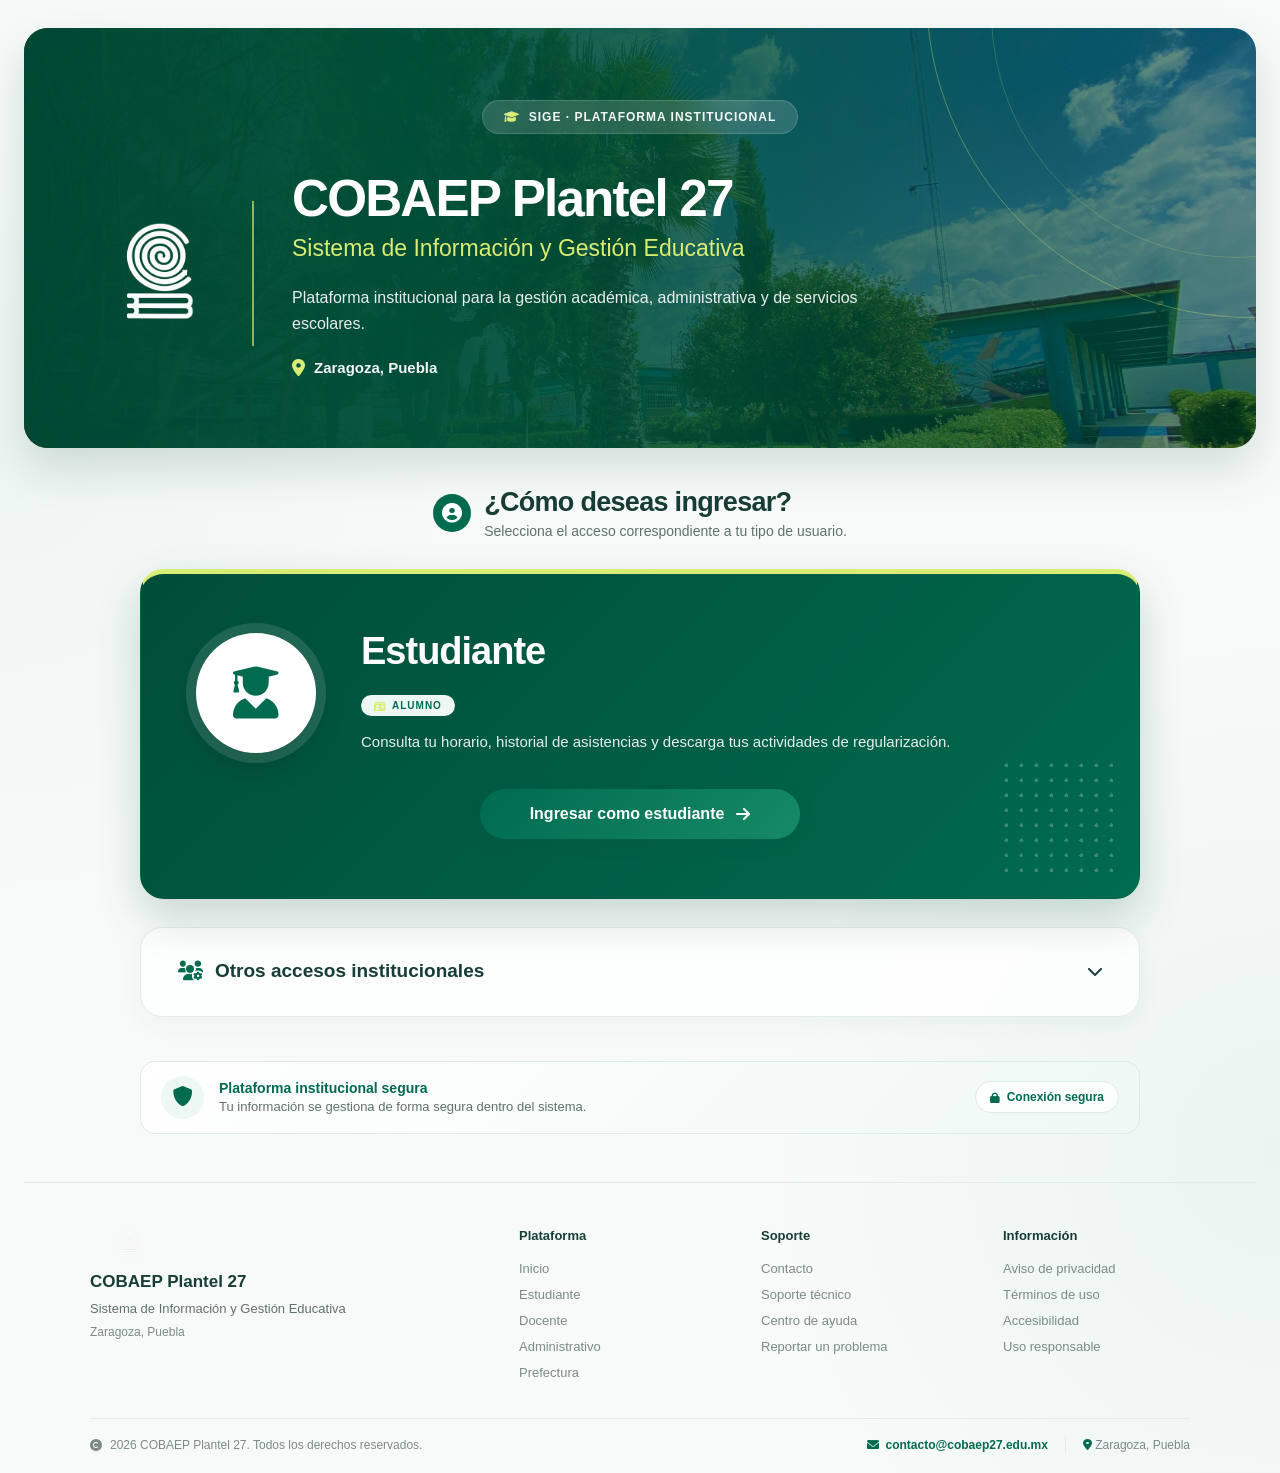
<file: index.html>
<!DOCTYPE html>
<html lang="es">
<head>
    <meta charset="UTF-8">
    <link rel="icon" type="image/png" sizes="32x32" href="img/icono-32.png">
    <link rel="icon" type="image/png" sizes="192x192" href="img/icono-192.png">
    <link rel="apple-touch-icon" href="img/icono-180.png">
    <meta name="viewport" content="width=device-width, initial-scale=1.0">
    <meta name="description" content="Sistema de Información y Gestión Educativa del COBAEP Plantel 27">
    <meta name="theme-color" content="#006b4f">
    <title>SIGE · COBAEP Plantel 27</title>
    <link rel="stylesheet" href="https://cdnjs.cloudflare.com/ajax/libs/font-awesome/6.0.0-beta3/css/all.min.css">
    <link rel="stylesheet" href="css/style_index.css">
    <link rel="stylesheet" href="css/responsive.css?v=3">
</head>
<body>
    <div class="site-wrapper">
        <header class="hero">
            <div class="hero-image"></div>
            <div class="hero-overlay"></div>
            <div class="hero-decoration hero-decoration-1"></div>
            <div class="hero-decoration hero-decoration-2"></div>
            <div class="hero-content">
                <div class="hero-badge">
                    <i class="fas fa-graduation-cap"></i>
                    <span>SIGE · Plataforma institucional</span>
                </div>
                <div class="hero-main">
                    <div class="hero-logo">
                        <img src="img/logo-blanco.png" alt="Logotipo COBAEP">
                    </div>
                    <div class="hero-divider"></div>
                    <div class="hero-info">
                        <h1>COBAEP Plantel 27</h1>
                        <h2>Sistema de Información y Gestión Educativa</h2>
                        <p>Plataforma institucional para la gestión académica, administrativa y de servicios escolares.</p>
                        <div class="hero-location">
                            <i class="fas fa-location-dot"></i>
                            <span>Zaragoza, Puebla</span>
                        </div>
                    </div>
                </div>
            </div>
        </header>

        <main>
            <section class="profiles-section" aria-labelledby="profiles-title">
                <div class="section-heading">
                    <div class="section-heading-icon">
                        <i class="fas fa-user-circle"></i>
                    </div>
                    <div>
                        <h2 id="profiles-title">¿Cómo deseas ingresar?</h2>
                        <p>Selecciona el acceso correspondiente a tu tipo de usuario.</p>
                    </div>
                </div>

                <div class="student-container">
                    <article class="profile-card student-card">
                        <div class="card-dots"></div>
                        
                        <!-- NUEVO: Agrupamos Icono y Texto para que se mantengan a la par -->
                        <div class="student-card-inner">
                            <div class="student-icon-wrapper">
                                <div class="profile-icon">
                                    <i class="fas fa-user-graduate"></i>
                                </div>
                            </div>
                            
                            <div class="student-content">
                                
                                <h3>Estudiante</h3>
                                <br>
                                <span class="role-tag student-role-tag">
                                    <i class="fas fa-id-card"></i>
                                    Alumno
                                </span>
                                <p>Consulta tu horario, historial de asistencias y descarga tus actividades de regularización.</p>
                            </div>
                        </div>

                        <!-- EL BOTÓN AHORA ESTÁ FUERA, TOMANDO EL ANCHO COMPLETO PARA CENTRARSE -->
                        <div class="student-button-wrapper">
                            <a href="login.php?rol=estudiante" class="profile-button student-button" aria-label="Ingresar como estudiante">
                                <span>Ingresar como estudiante</span>
                                <i class="fas fa-arrow-right"></i>
                            </a>
                        </div>
                    </article>
                </div>

                <div class="secondary-profiles">
                    <details class="secondary-dropdown">
                        <summary class="secondary-heading">
                            <div class="heading-content">
                                <i class="fas fa-users-cog"></i>
                                <span>Otros accesos institucionales</span>
                            </div>
                            <i class="fas fa-chevron-down arrow-icon"></i>
                        </summary>
                        
                        <div class="profilesEsc-grid">
                            <article class="profile-card secondary-card teacher-card">
                                <div class="secondary-card-top">
                                    <div class="profile-icon">
                                        <i class="fas fa-chalkboard-teacher"></i>
                                    </div>
                                    <div class="secondary-card-title">
                                        <h3>Docente</h3>
                                        <span class="role-tag">
                                            <i class="fas fa-chalkboard"></i>
                                            Profesor
                                        </span>
                                    </div>
                                </div>
                                <a href="login.php?rol=docente" class="profile-button secondary-button" aria-label="Ingresar como docente">
                                    <span>Ingresar</span>
                                    <i class="fas fa-arrow-right"></i>
                                </a>
                            </article>

                            <article class="profile-card secondary-card admin-card">
                                <div class="secondary-card-top">
                                    <div class="profile-icon">
                                        <i class="fas fa-user-cog"></i>
                                    </div>
                                    <div class="secondary-card-title">
                                        <h3>Administrador</h3>
                                        <span class="role-tag">
                                            <i class="fas fa-building"></i>
                                            Personal
                                        </span>
                                    </div>
                                </div>
                                <a href="login.php?rol=admin" class="profile-button secondary-button" aria-label="Ingresar como administrativo">
                                    <span>Ingresar</span>
                                    <i class="fas fa-arrow-right"></i>
                                </a>
                            </article>

                            <article class="profile-card secondary-card prefectura-card">
                                <div class="secondary-card-top">
                                    <div class="profile-icon">
                                        <i class="fas fa-user-shield"></i>
                                    </div>
                                    <div class="secondary-card-title">
                                        <h3>Prefectura</h3>
                                        <span class="role-tag">
                                            <i class="fas fa-clipboard-check"></i>
                                            Control escolar
                                        </span>
                                    </div>
                                </div>
                                <a href="login.php?rol=prefectos" class="profile-button secondary-button" aria-label="Ingresar como prefectura">
                                    <span>Ingresar</span>
                                    <i class="fas fa-arrow-right"></i>
                                </a>
                            </article>
                        </div>
                    </details>
                </div>
            </section>

            <section class="security-section">
                <div class="security-icon">
                    <i class="fas fa-shield-alt"></i>
                </div>
                <div class="security-text">
                    <strong>Plataforma institucional segura</strong>
                    <span>Tu información se gestiona de forma segura dentro del sistema.</span>
                </div>
                <div class="security-status">
                    <i class="fas fa-lock"></i>
                    Conexión segura
                </div>
            </section>
        </main>

        <footer class="site-footer">
            <div class="footer-content">
                <div class="footer-column footer-brand">
                    <img src="img/logo-blanco.png" alt="COBAEP Plantel 27">
                    <h3>COBAEP Plantel 27</h3>
                    <p>Sistema de Información y Gestión Educativa</p>
                    <span>Zaragoza, Puebla</span>
                </div>
                <div class="footer-column">
                    <h4>Plataforma</h4>
                    <a href="index.html">Inicio</a>
                    <a href="login.php?rol=estudiante">Estudiante</a>
                    <a href="login.php?rol=docente">Docente</a>
                    <a href="login.php?rol=admin">Administrativo</a>
                    <a href="login.php?rol=prefectos">Prefectura</a>
                </div>
                <div class="footer-column">
                    <h4>Soporte</h4>
                    <a href="mailto:contacto@cobaep27.edu.mx">Contacto</a>
                    <a href="mailto:contacto@cobaep27.edu.mx?subject=Soporte%20SIGE">Soporte técnico</a>
                    <a href="mailto:contacto@cobaep27.edu.mx?subject=Ayuda%20SIGE">Centro de ayuda</a>
                    <a href="mailto:contacto@cobaep27.edu.mx?subject=Reporte%20de%20problema">Reportar un problema</a>
                </div>
                <div class="footer-column">
                    <h4>Información</h4>
                    <a href="informacion/privacidad.html">Aviso de privacidad</a>
                    <a href="informacion/terminos.html">Términos de uso</a>
                    <a href="informacion/accesibilidad.html">Accesibilidad</a>
                    <a href="informacion/uso-responsable.html">Uso responsable</a>
                </div>
            </div>
            <div class="footer-bottom">
                <div class="footer-copyright">
                    <i class="fas fa-copyright"></i>
                    <span>2026 COBAEP Plantel 27. Todos los derechos reservados.</span>
                </div>
                <div class="footer-contact">
                    <a href="mailto:contacto@cobaep27.edu.mx">
                        <i class="fas fa-envelope"></i>
                        contacto@cobaep27.edu.mx
                    </a>
                    <span class="footer-bottom-separator"></span>
                    <span>
                        <i class="fas fa-location-dot"></i>
                        Zaragoza, Puebla
                    </span>
                </div>
            </div>
        </footer>
    </div>
    <script src="js/responsive.js?v=3"></script>
</body>
</html>
</file>
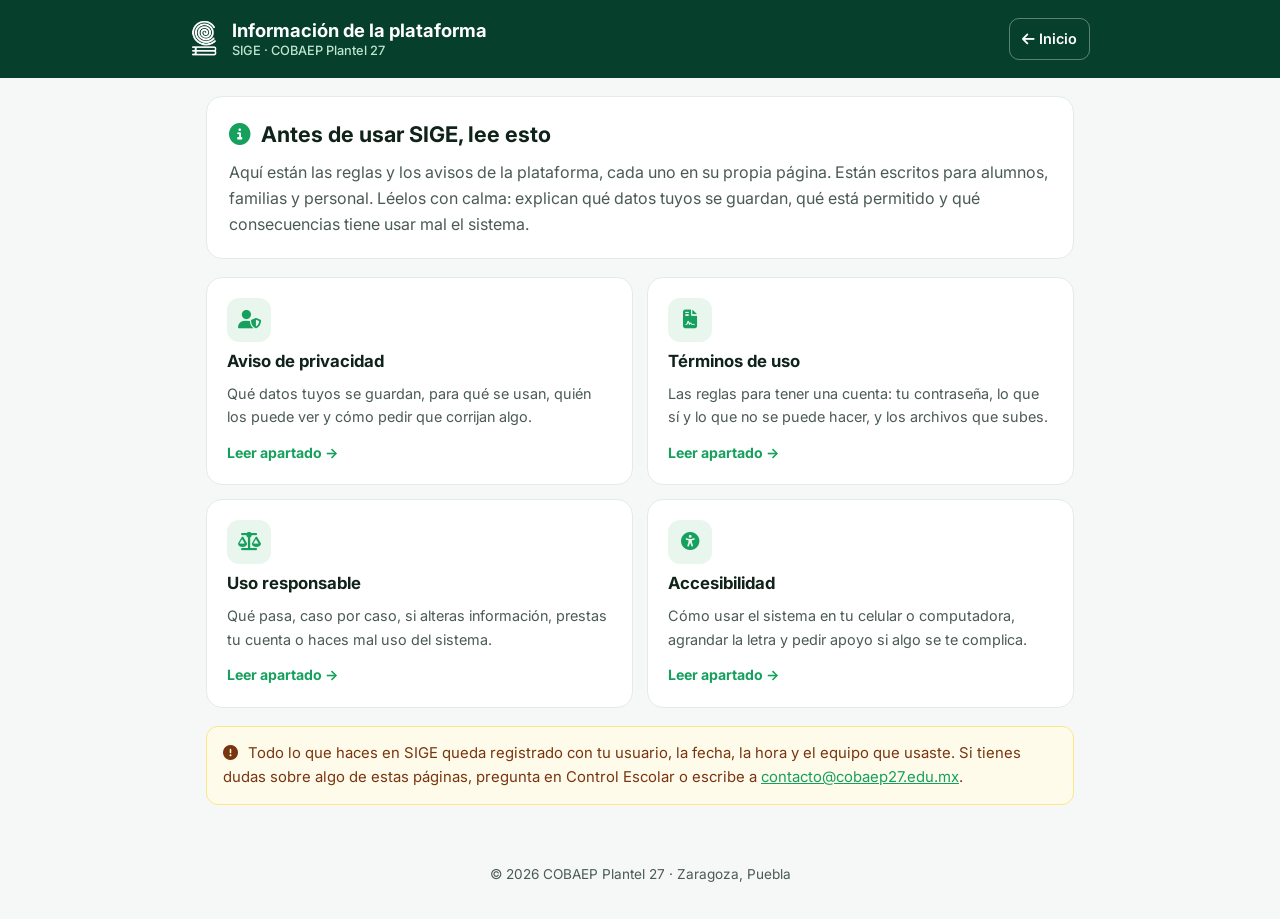
<file: informacion.html>
<!DOCTYPE html>
<html lang="es">
<head>
    <meta charset="UTF-8">
    <link rel="icon" type="image/png" sizes="32x32" href="img/icono-32.png">
    <link rel="icon" type="image/png" sizes="192x192" href="img/icono-192.png">
    <link rel="apple-touch-icon" href="img/icono-180.png">
    <meta name="viewport" content="width=device-width, initial-scale=1.0">
    <meta name="theme-color" content="#063f2b">
    <title>Información · SIGE COBAEP Plantel 27</title>
    <script>
        // Enlaces anteriores (informacion.html#privacidad, etc.) llevan a la página nueva de cada apartado
        (function () {
            function ir() {
                var destino = { '#privacidad': 'privacidad', '#terminos': 'terminos', '#accesibilidad': 'accesibilidad', '#uso-responsable': 'uso-responsable' }[location.hash];
                if (destino) location.replace('informacion/' + destino + '.html');
            }
            ir();
            window.addEventListener('hashchange', ir);
        })();
    </script>
    <link href="https://fonts.googleapis.com/css2?family=Inter:wght@400;500;600;700;800&display=swap" rel="stylesheet">
    <link rel="stylesheet" href="https://cdnjs.cloudflare.com/ajax/libs/font-awesome/6.5.2/css/all.min.css">
    <link rel="stylesheet" href="css/informacion.css?v=2">
</head>
<body>
    <header class="info-top">
        <div class="wrap">
            <img src="img/logo-blanco.png" alt="COBAEP Plantel 27">
            <h1>Información de la plataforma <small>SIGE · COBAEP Plantel 27</small></h1>
            <a class="volver" href="index.html"><i class="fas fa-arrow-left"></i> Inicio</a>
        </div>
    </header>

    <main class="wrap">
        <div class="info-intro">
            <h2><i class="fas fa-circle-info"></i> Antes de usar SIGE, lee esto</h2>
            <p>Aquí están las reglas y los avisos de la plataforma, cada uno en su propia página. Están escritos para alumnos, familias y personal. Léelos con calma: explican qué datos tuyos se guardan, qué está permitido y qué consecuencias tiene usar mal el sistema.</p>
        </div>

        <div class="tarjetas">
            <a class="tarjeta" href="informacion/privacidad.html">
                <i class="fas fa-user-shield"></i>
                <strong>Aviso de privacidad</strong>
                <span>Qué datos tuyos se guardan, para qué se usan, quién los puede ver y cómo pedir que corrijan algo.</span>
                <em>Leer apartado →</em>
            </a>
            <a class="tarjeta" href="informacion/terminos.html">
                <i class="fas fa-file-contract"></i>
                <strong>Términos de uso</strong>
                <span>Las reglas para tener una cuenta: tu contraseña, lo que sí y lo que no se puede hacer, y los archivos que subes.</span>
                <em>Leer apartado →</em>
            </a>
            <a class="tarjeta" href="informacion/uso-responsable.html">
                <i class="fas fa-scale-balanced"></i>
                <strong>Uso responsable</strong>
                <span>Qué pasa, caso por caso, si alteras información, prestas tu cuenta o haces mal uso del sistema.</span>
                <em>Leer apartado →</em>
            </a>
            <a class="tarjeta" href="informacion/accesibilidad.html">
                <i class="fas fa-universal-access"></i>
                <strong>Accesibilidad</strong>
                <span>Cómo usar el sistema en tu celular o computadora, agrandar la letra y pedir apoyo si algo se te complica.</span>
                <em>Leer apartado →</em>
            </a>
        </div>

        <div class="aviso ambar" style="margin-top:18px;">
            <p><i class="fas fa-circle-exclamation"></i> Todo lo que haces en SIGE queda registrado con tu usuario, la fecha, la hora y el equipo que usaste. Si tienes dudas sobre algo de estas páginas, pregunta en Control Escolar o escribe a <a href="mailto:contacto@cobaep27.edu.mx?subject=Dudas%20SIGE">contacto@cobaep27.edu.mx</a>.</p>
        </div>
    </main>
    <footer><p>&copy; 2026 COBAEP Plantel 27 · Zaragoza, Puebla</p></footer>
</body>
</html>
</file>
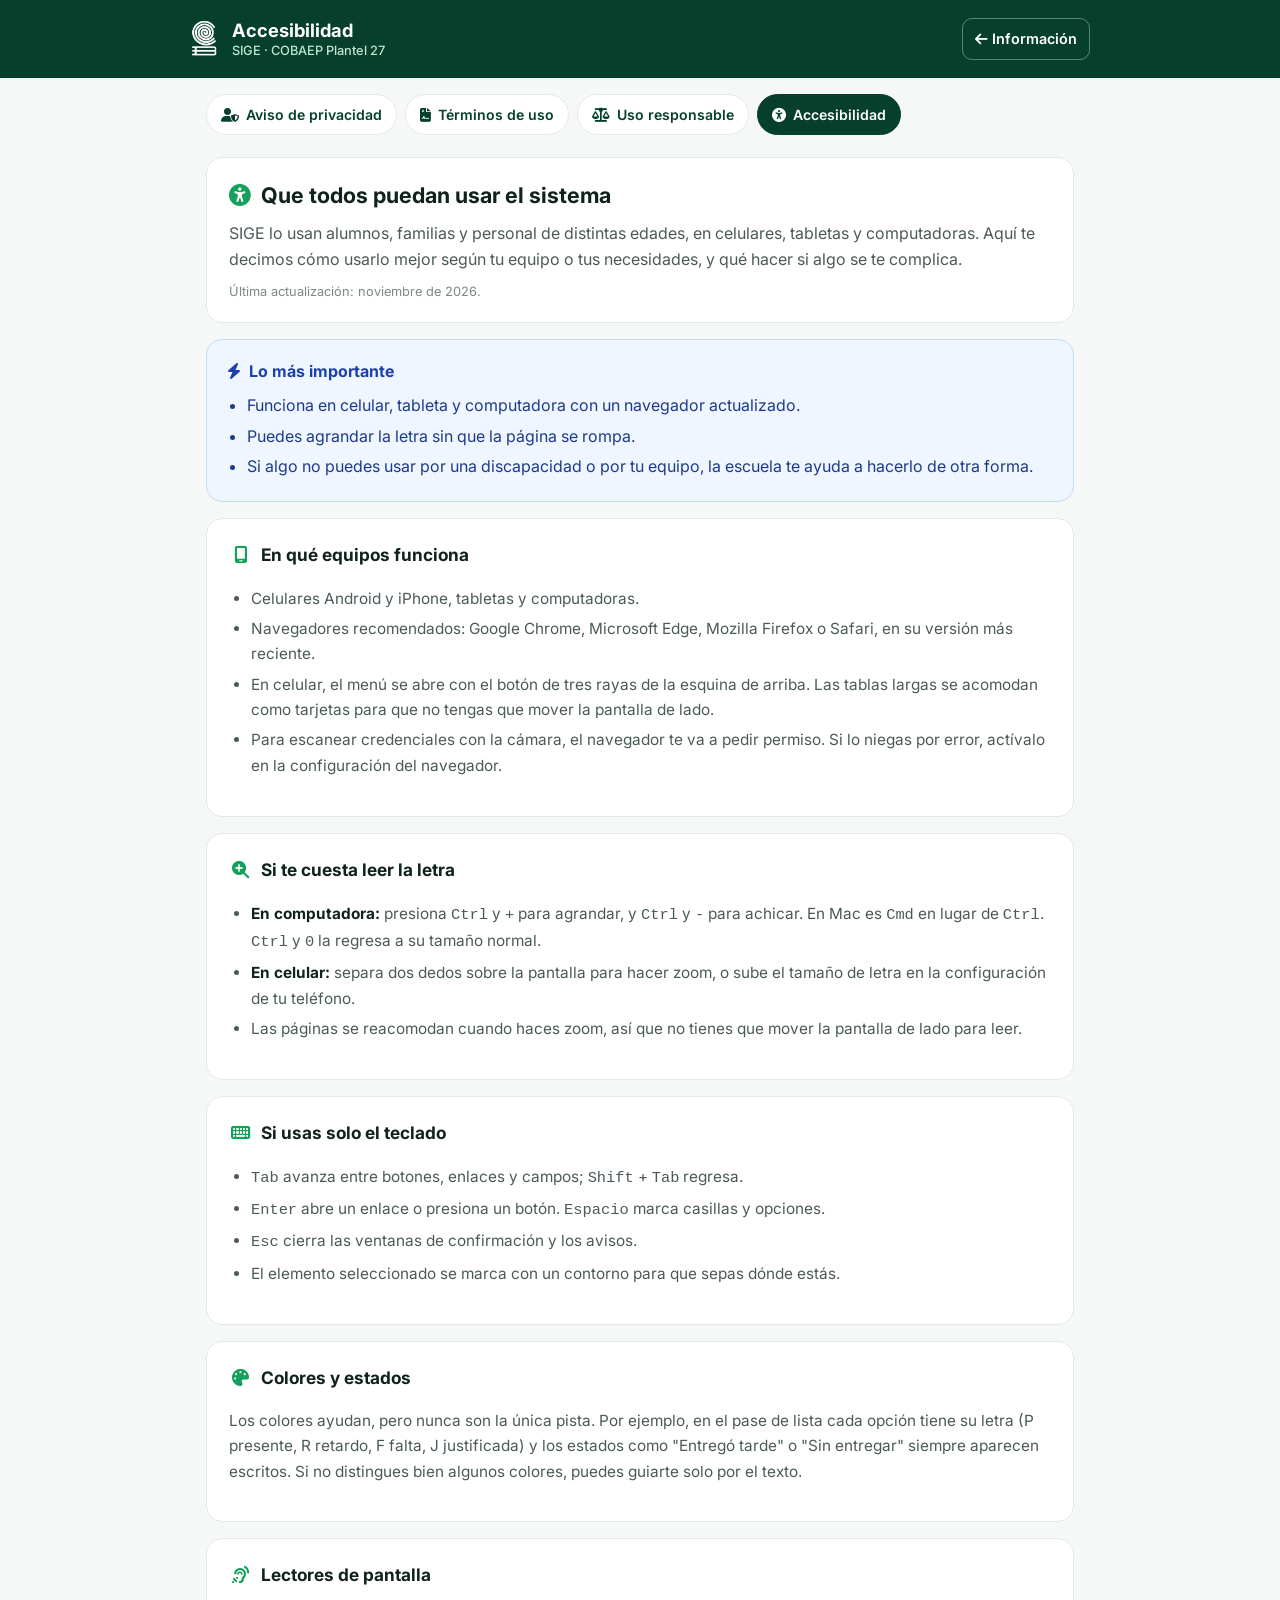
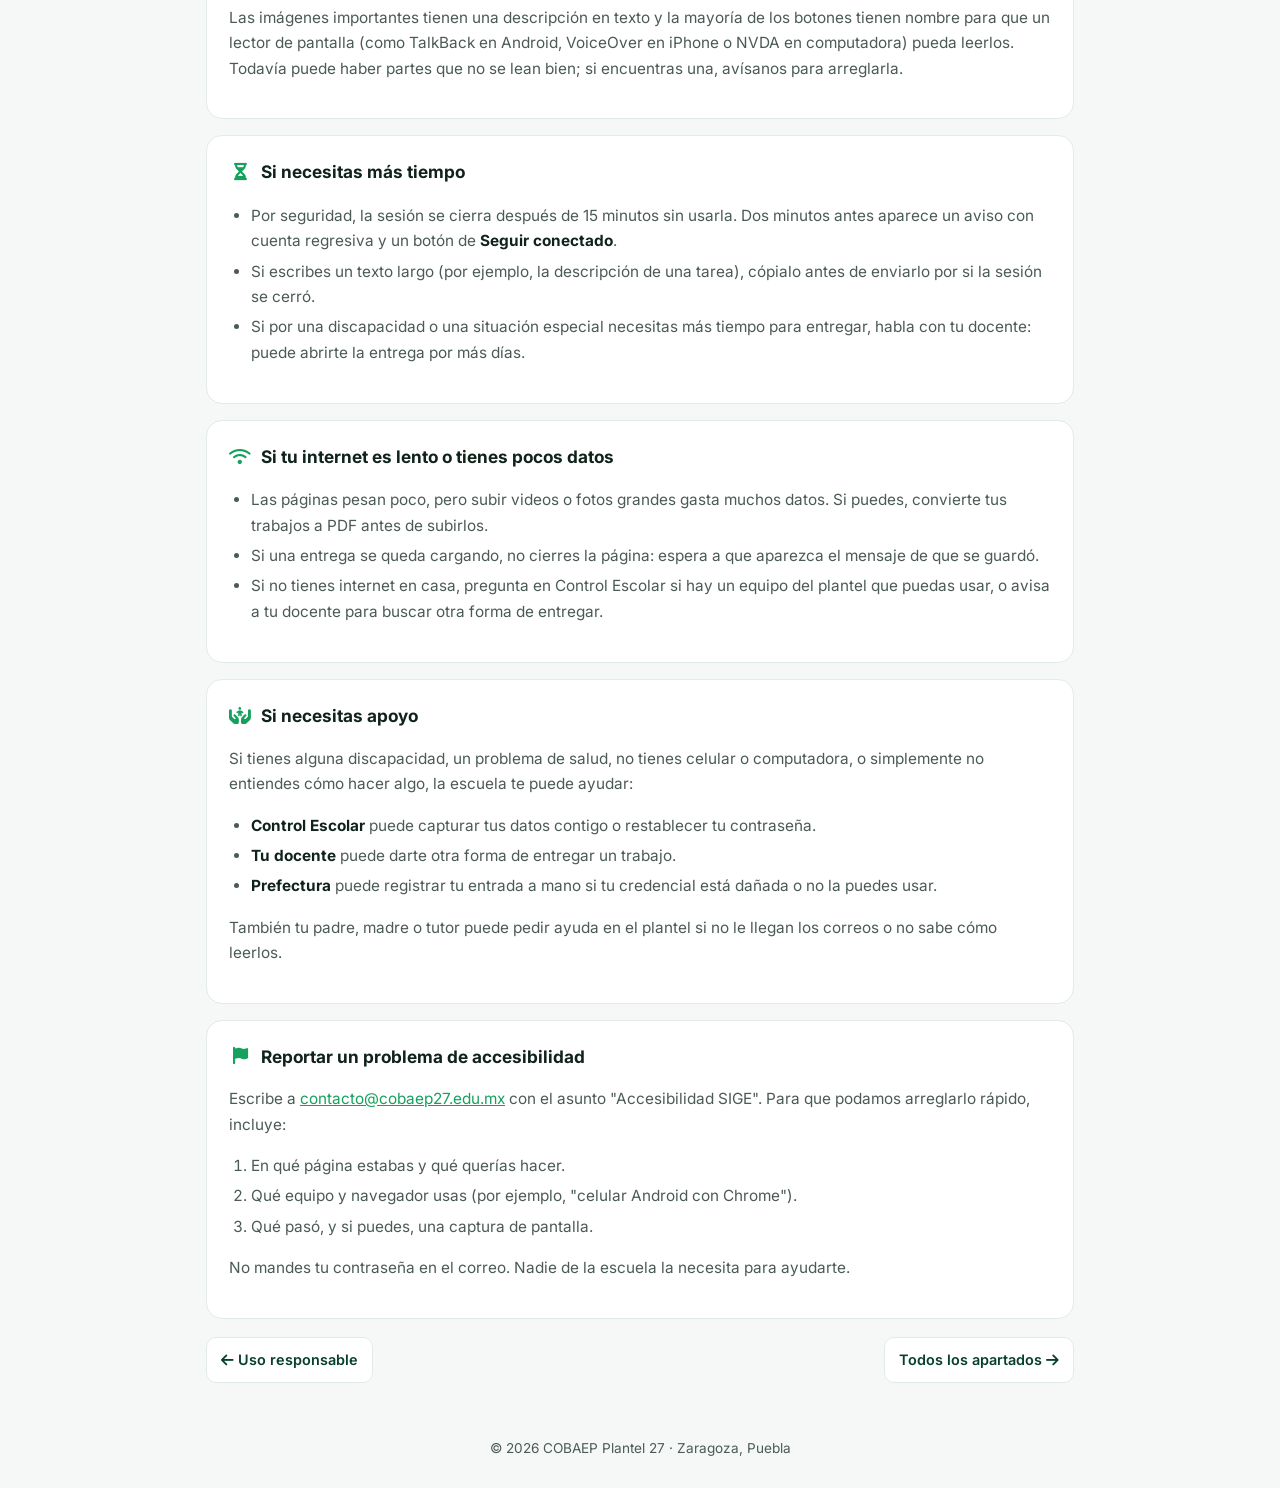
<file: informacion/accesibilidad.html>
<!DOCTYPE html>
<html lang="es">
<head>
    <meta charset="UTF-8">
    <link rel="icon" type="image/png" sizes="32x32" href="../img/icono-32.png">
    <link rel="icon" type="image/png" sizes="192x192" href="../img/icono-192.png">
    <link rel="apple-touch-icon" href="../img/icono-180.png">
    <meta name="viewport" content="width=device-width, initial-scale=1.0">
    <meta name="theme-color" content="#063f2b">
    <title>Accesibilidad · SIGE COBAEP Plantel 27</title>
    <link href="https://fonts.googleapis.com/css2?family=Inter:wght@400;500;600;700;800&display=swap" rel="stylesheet">
    <link rel="stylesheet" href="https://cdnjs.cloudflare.com/ajax/libs/font-awesome/6.5.2/css/all.min.css">
    <link rel="stylesheet" href="../css/informacion.css?v=2">
</head>
<body>
    <header class="info-top">
        <div class="wrap">
            <img src="../img/logo-blanco.png" alt="COBAEP Plantel 27">
            <h1>Accesibilidad <small>SIGE · COBAEP Plantel 27</small></h1>
            <a class="volver" href="../informacion.html"><i class="fas fa-arrow-left"></i> Información</a>
        </div>
    </header>
    <nav class="info-tabs" aria-label="Apartados de información">
        <a href="privacidad.html"><i class="fas fa-user-shield"></i> Aviso de privacidad</a>
        <a href="terminos.html"><i class="fas fa-file-contract"></i> Términos de uso</a>
        <a href="uso-responsable.html"><i class="fas fa-scale-balanced"></i> Uso responsable</a>
        <a href="accesibilidad.html" aria-current="page"><i class="fas fa-universal-access"></i> Accesibilidad</a>
    </nav>

    <main class="wrap">
        <div class="info-intro">
            <h2><i class="fas fa-universal-access"></i> Que todos puedan usar el sistema</h2>
            <p>SIGE lo usan alumnos, familias y personal de distintas edades, en celulares, tabletas y computadoras. Aquí te decimos cómo usarlo mejor según tu equipo o tus necesidades, y qué hacer si algo se te complica.</p>
            <p class="actualizado">Última actualización: noviembre de 2026.</p>
        </div>

        <div class="clave">
            <h3><i class="fas fa-bolt"></i> Lo más importante</h3>
            <ul>
                <li>Funciona en celular, tableta y computadora con un navegador actualizado.</li>
                <li>Puedes agrandar la letra sin que la página se rompa.</li>
                <li>Si algo no puedes usar por una discapacidad o por tu equipo, la escuela te ayuda a hacerlo de otra forma.</li>
            </ul>
        </div>

        <section id="equipos">
            <h3><i class="fas fa-mobile-screen"></i> En qué equipos funciona</h3>
            <ul>
                <li>Celulares Android y iPhone, tabletas y computadoras.</li>
                <li>Navegadores recomendados: Google Chrome, Microsoft Edge, Mozilla Firefox o Safari, en su versión más reciente.</li>
                <li>En celular, el menú se abre con el botón de tres rayas de la esquina de arriba. Las tablas largas se acomodan como tarjetas para que no tengas que mover la pantalla de lado.</li>
                <li>Para escanear credenciales con la cámara, el navegador te va a pedir permiso. Si lo niegas por error, actívalo en la configuración del navegador.</li>
            </ul>
        </section>

        <section id="letra">
            <h3><i class="fas fa-magnifying-glass-plus"></i> Si te cuesta leer la letra</h3>
            <ul>
                <li><strong>En computadora:</strong> presiona <kbd>Ctrl</kbd> y <kbd>+</kbd> para agrandar, y <kbd>Ctrl</kbd> y <kbd>-</kbd> para achicar. En Mac es <kbd>Cmd</kbd> en lugar de <kbd>Ctrl</kbd>. <kbd>Ctrl</kbd> y <kbd>0</kbd> la regresa a su tamaño normal.</li>
                <li><strong>En celular:</strong> separa dos dedos sobre la pantalla para hacer zoom, o sube el tamaño de letra en la configuración de tu teléfono.</li>
                <li>Las páginas se reacomodan cuando haces zoom, así que no tienes que mover la pantalla de lado para leer.</li>
            </ul>
        </section>

        <section id="teclado">
            <h3><i class="fas fa-keyboard"></i> Si usas solo el teclado</h3>
            <ul>
                <li><kbd>Tab</kbd> avanza entre botones, enlaces y campos; <kbd>Shift</kbd> + <kbd>Tab</kbd> regresa.</li>
                <li><kbd>Enter</kbd> abre un enlace o presiona un botón. <kbd>Espacio</kbd> marca casillas y opciones.</li>
                <li><kbd>Esc</kbd> cierra las ventanas de confirmación y los avisos.</li>
                <li>El elemento seleccionado se marca con un contorno para que sepas dónde estás.</li>
            </ul>
        </section>

        <section id="color">
            <h3><i class="fas fa-palette"></i> Colores y estados</h3>
            <p>Los colores ayudan, pero nunca son la única pista. Por ejemplo, en el pase de lista cada opción tiene su letra (P presente, R retardo, F falta, J justificada) y los estados como "Entregó tarde" o "Sin entregar" siempre aparecen escritos. Si no distingues bien algunos colores, puedes guiarte solo por el texto.</p>
        </section>

        <section id="lectores">
            <h3><i class="fas fa-ear-listen"></i> Lectores de pantalla</h3>
            <p>Las imágenes importantes tienen una descripción en texto y la mayoría de los botones tienen nombre para que un lector de pantalla (como TalkBack en Android, VoiceOver en iPhone o NVDA en computadora) pueda leerlos. Todavía puede haber partes que no se lean bien; si encuentras una, avísanos para arreglarla.</p>
        </section>

        <section id="tiempo">
            <h3><i class="fas fa-hourglass-half"></i> Si necesitas más tiempo</h3>
            <ul>
                <li>Por seguridad, la sesión se cierra después de 15 minutos sin usarla. Dos minutos antes aparece un aviso con cuenta regresiva y un botón de <strong>Seguir conectado</strong>.</li>
                <li>Si escribes un texto largo (por ejemplo, la descripción de una tarea), cópialo antes de enviarlo por si la sesión se cerró.</li>
                <li>Si por una discapacidad o una situación especial necesitas más tiempo para entregar, habla con tu docente: puede abrirte la entrega por más días.</li>
            </ul>
        </section>

        <section id="internet">
            <h3><i class="fas fa-wifi"></i> Si tu internet es lento o tienes pocos datos</h3>
            <ul>
                <li>Las páginas pesan poco, pero subir videos o fotos grandes gasta muchos datos. Si puedes, convierte tus trabajos a PDF antes de subirlos.</li>
                <li>Si una entrega se queda cargando, no cierres la página: espera a que aparezca el mensaje de que se guardó.</li>
                <li>Si no tienes internet en casa, pregunta en Control Escolar si hay un equipo del plantel que puedas usar, o avisa a tu docente para buscar otra forma de entregar.</li>
            </ul>
        </section>

        <section id="apoyo">
            <h3><i class="fas fa-hands-holding-child"></i> Si necesitas apoyo</h3>
            <p>Si tienes alguna discapacidad, un problema de salud, no tienes celular o computadora, o simplemente no entiendes cómo hacer algo, la escuela te puede ayudar:</p>
            <ul>
                <li><strong>Control Escolar</strong> puede capturar tus datos contigo o restablecer tu contraseña.</li>
                <li><strong>Tu docente</strong> puede darte otra forma de entregar un trabajo.</li>
                <li><strong>Prefectura</strong> puede registrar tu entrada a mano si tu credencial está dañada o no la puedes usar.</li>
            </ul>
            <p>También tu padre, madre o tutor puede pedir ayuda en el plantel si no le llegan los correos o no sabe cómo leerlos.</p>
        </section>

        <section id="reportar">
            <h3><i class="fas fa-flag"></i> Reportar un problema de accesibilidad</h3>
            <p>Escribe a <a href="mailto:contacto@cobaep27.edu.mx?subject=Accesibilidad%20SIGE">contacto@cobaep27.edu.mx</a> con el asunto "Accesibilidad SIGE". Para que podamos arreglarlo rápido, incluye:</p>
            <ol>
                <li>En qué página estabas y qué querías hacer.</li>
                <li>Qué equipo y navegador usas (por ejemplo, "celular Android con Chrome").</li>
                <li>Qué pasó, y si puedes, una captura de pantalla.</li>
            </ol>
            <p>No mandes tu contraseña en el correo. Nadie de la escuela la necesita para ayudarte.</p>
        </section>

        <div class="siguiente">
            <a href="uso-responsable.html"><i class="fas fa-arrow-left"></i> Uso responsable</a>
            <a href="../informacion.html">Todos los apartados <i class="fas fa-arrow-right"></i></a>
        </div>
    </main>
    <footer><p>&copy; 2026 COBAEP Plantel 27 · Zaragoza, Puebla</p></footer>
</body>
</html>
</file>
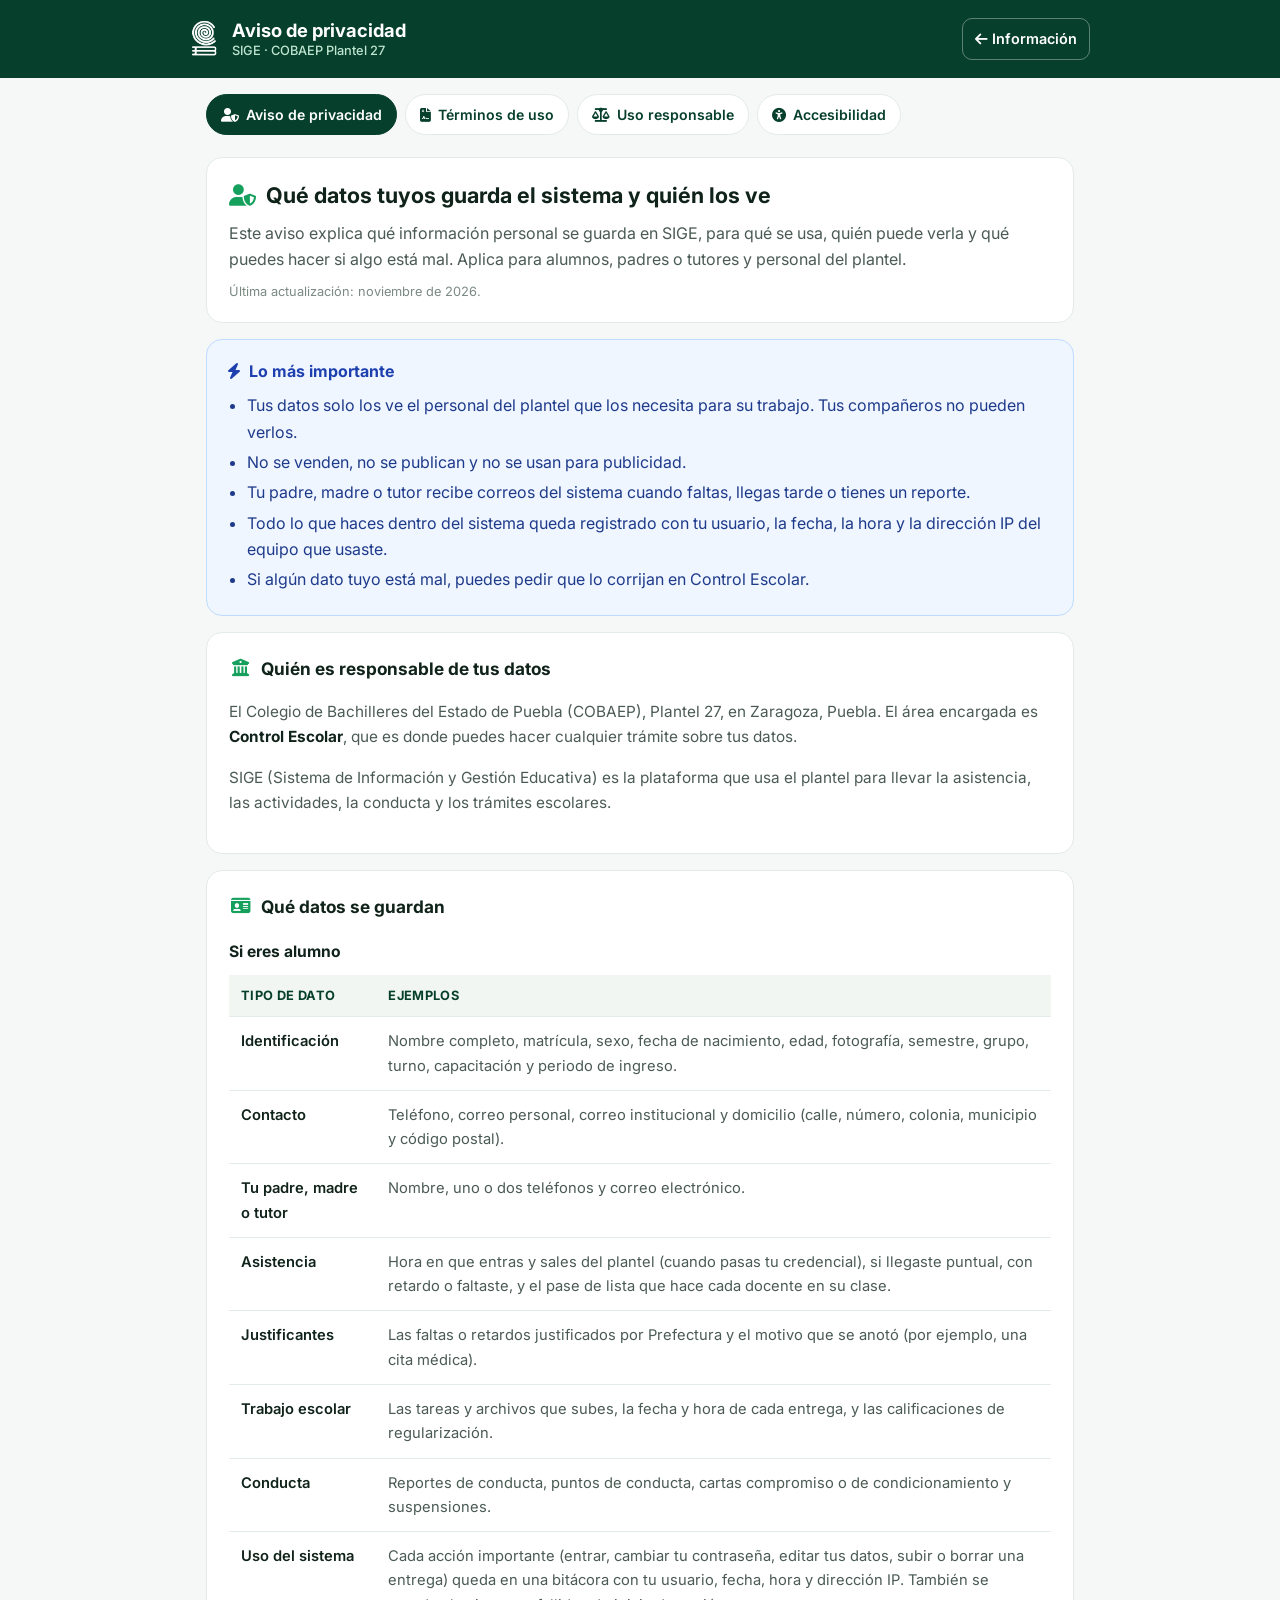
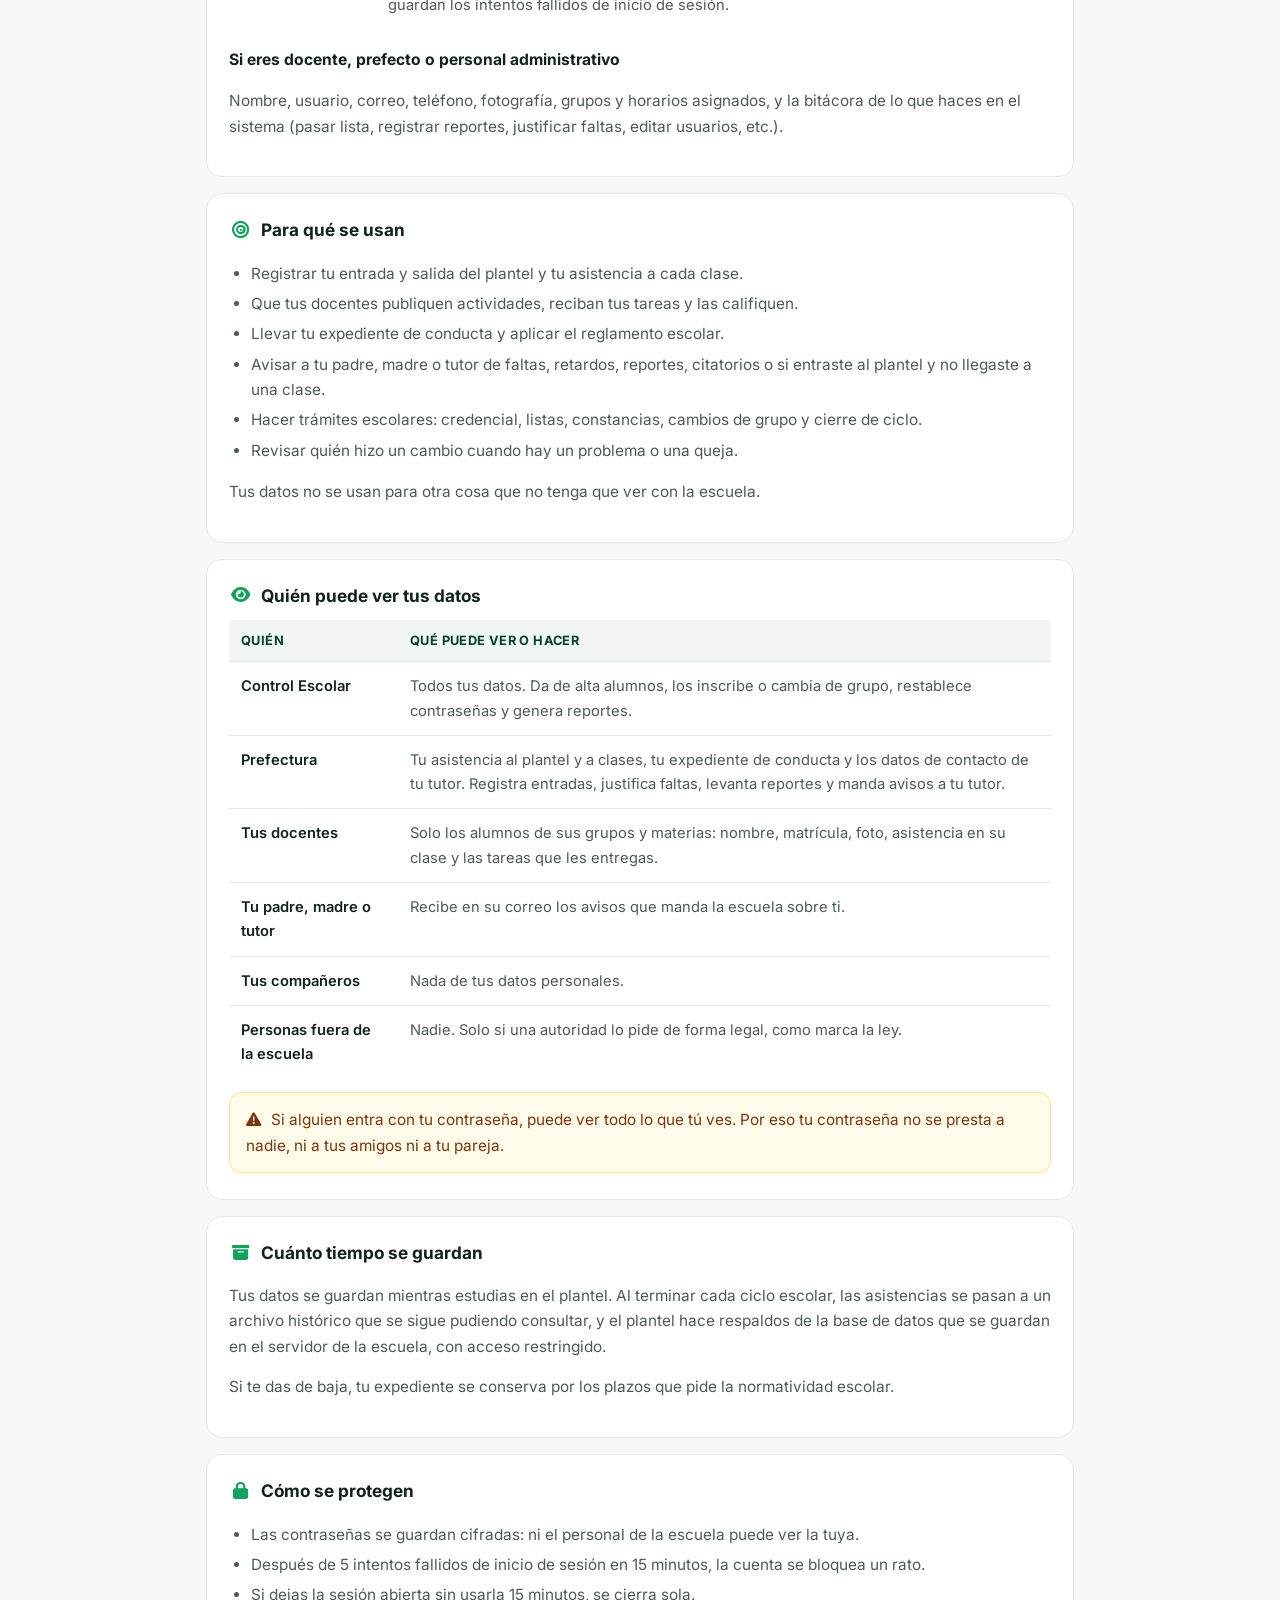
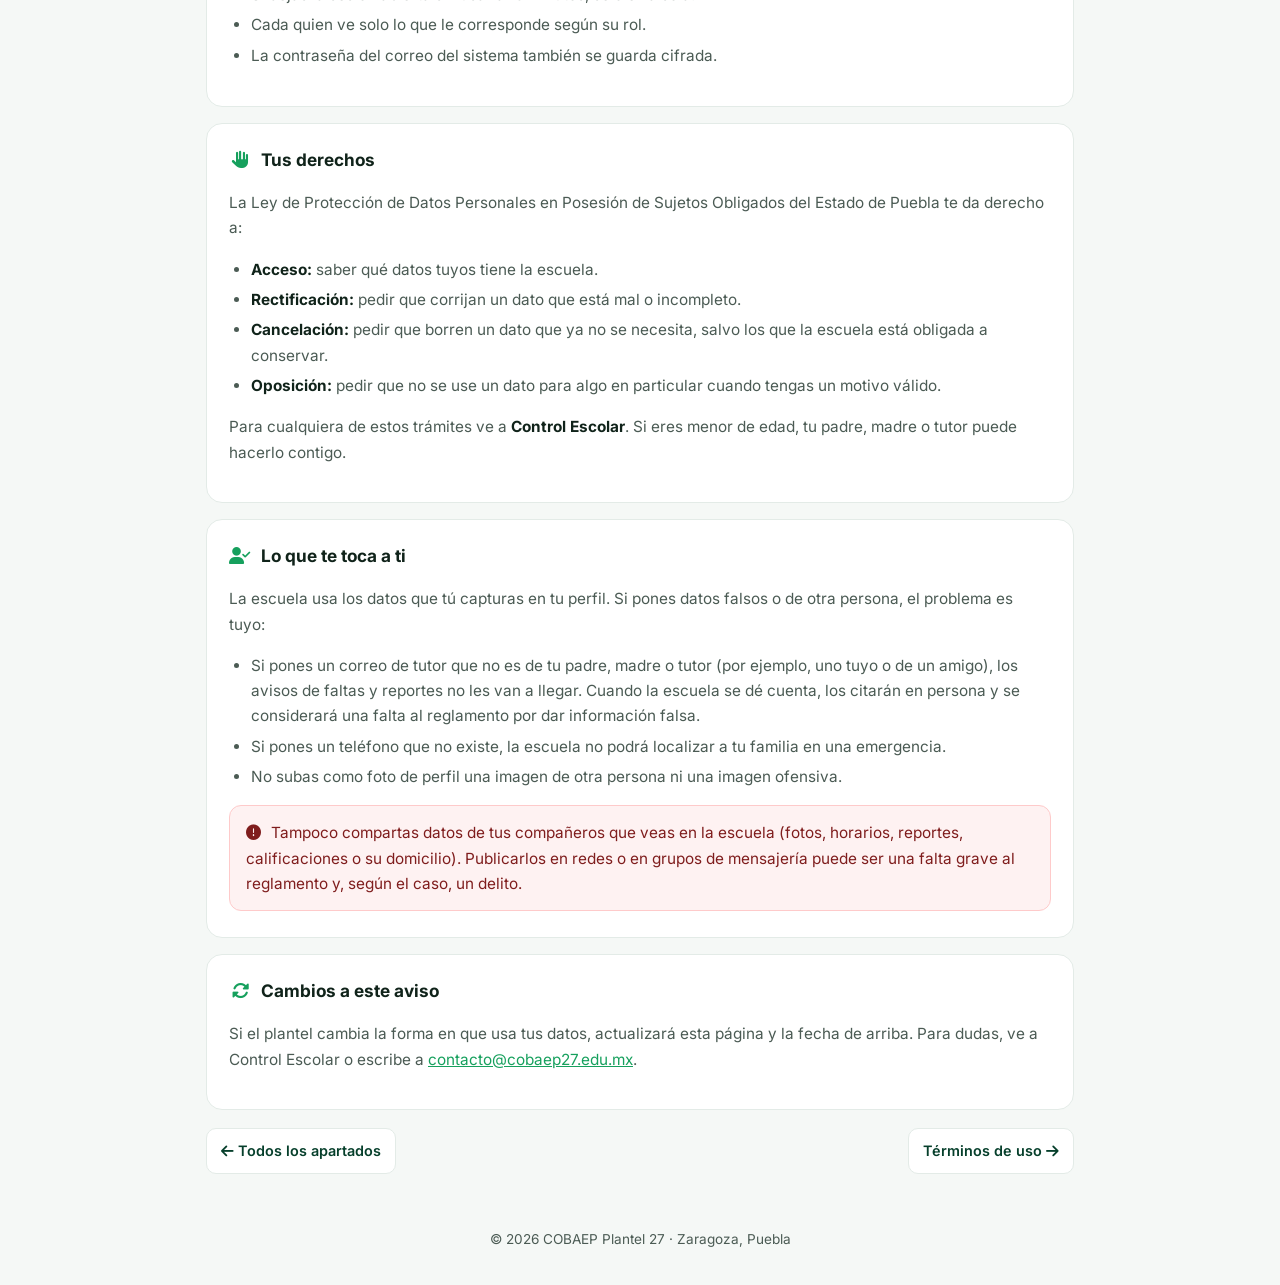
<file: informacion/privacidad.html>
<!DOCTYPE html>
<html lang="es">
<head>
    <meta charset="UTF-8">
    <link rel="icon" type="image/png" sizes="32x32" href="../img/icono-32.png">
    <link rel="icon" type="image/png" sizes="192x192" href="../img/icono-192.png">
    <link rel="apple-touch-icon" href="../img/icono-180.png">
    <meta name="viewport" content="width=device-width, initial-scale=1.0">
    <meta name="theme-color" content="#063f2b">
    <title>Aviso de privacidad · SIGE COBAEP Plantel 27</title>
    <link href="https://fonts.googleapis.com/css2?family=Inter:wght@400;500;600;700;800&display=swap" rel="stylesheet">
    <link rel="stylesheet" href="https://cdnjs.cloudflare.com/ajax/libs/font-awesome/6.5.2/css/all.min.css">
    <link rel="stylesheet" href="../css/informacion.css?v=2">
</head>
<body>
    <header class="info-top">
        <div class="wrap">
            <img src="../img/logo-blanco.png" alt="COBAEP Plantel 27">
            <h1>Aviso de privacidad <small>SIGE · COBAEP Plantel 27</small></h1>
            <a class="volver" href="../informacion.html"><i class="fas fa-arrow-left"></i> Información</a>
        </div>
    </header>
    <nav class="info-tabs" aria-label="Apartados de información">
        <a href="privacidad.html" aria-current="page"><i class="fas fa-user-shield"></i> Aviso de privacidad</a>
        <a href="terminos.html"><i class="fas fa-file-contract"></i> Términos de uso</a>
        <a href="uso-responsable.html"><i class="fas fa-scale-balanced"></i> Uso responsable</a>
        <a href="accesibilidad.html"><i class="fas fa-universal-access"></i> Accesibilidad</a>
    </nav>

    <main class="wrap">
        <div class="info-intro">
            <h2><i class="fas fa-user-shield"></i> Qué datos tuyos guarda el sistema y quién los ve</h2>
            <p>Este aviso explica qué información personal se guarda en SIGE, para qué se usa, quién puede verla y qué puedes hacer si algo está mal. Aplica para alumnos, padres o tutores y personal del plantel.</p>
            <p class="actualizado">Última actualización: noviembre de 2026.</p>
        </div>

        <div class="clave">
            <h3><i class="fas fa-bolt"></i> Lo más importante</h3>
            <ul>
                <li>Tus datos solo los ve el personal del plantel que los necesita para su trabajo. Tus compañeros no pueden verlos.</li>
                <li>No se venden, no se publican y no se usan para publicidad.</li>
                <li>Tu padre, madre o tutor recibe correos del sistema cuando faltas, llegas tarde o tienes un reporte.</li>
                <li>Todo lo que haces dentro del sistema queda registrado con tu usuario, la fecha, la hora y la dirección IP del equipo que usaste.</li>
                <li>Si algún dato tuyo está mal, puedes pedir que lo corrijan en Control Escolar.</li>
            </ul>
        </div>

        <section id="responsable">
            <h3><i class="fas fa-building-columns"></i> Quién es responsable de tus datos</h3>
            <p>El Colegio de Bachilleres del Estado de Puebla (COBAEP), Plantel 27, en Zaragoza, Puebla. El área encargada es <strong>Control Escolar</strong>, que es donde puedes hacer cualquier trámite sobre tus datos.</p>
            <p>SIGE (Sistema de Información y Gestión Educativa) es la plataforma que usa el plantel para llevar la asistencia, las actividades, la conducta y los trámites escolares.</p>
        </section>

        <section id="datos">
            <h3><i class="fas fa-id-card"></i> Qué datos se guardan</h3>
            <h4>Si eres alumno</h4>
            <table class="tabla">
                <thead><tr><th>Tipo de dato</th><th>Ejemplos</th></tr></thead>
                <tbody>
                    <tr><td>Identificación</td><td data-t="Ejemplos">Nombre completo, matrícula, sexo, fecha de nacimiento, edad, fotografía, semestre, grupo, turno, capacitación y periodo de ingreso.</td></tr>
                    <tr><td>Contacto</td><td data-t="Ejemplos">Teléfono, correo personal, correo institucional y domicilio (calle, número, colonia, municipio y código postal).</td></tr>
                    <tr><td>Tu padre, madre o tutor</td><td data-t="Ejemplos">Nombre, uno o dos teléfonos y correo electrónico.</td></tr>
                    <tr><td>Asistencia</td><td data-t="Ejemplos">Hora en que entras y sales del plantel (cuando pasas tu credencial), si llegaste puntual, con retardo o faltaste, y el pase de lista que hace cada docente en su clase.</td></tr>
                    <tr><td>Justificantes</td><td data-t="Ejemplos">Las faltas o retardos justificados por Prefectura y el motivo que se anotó (por ejemplo, una cita médica).</td></tr>
                    <tr><td>Trabajo escolar</td><td data-t="Ejemplos">Las tareas y archivos que subes, la fecha y hora de cada entrega, y las calificaciones de regularización.</td></tr>
                    <tr><td>Conducta</td><td data-t="Ejemplos">Reportes de conducta, puntos de conducta, cartas compromiso o de condicionamiento y suspensiones.</td></tr>
                    <tr><td>Uso del sistema</td><td data-t="Ejemplos">Cada acción importante (entrar, cambiar tu contraseña, editar tus datos, subir o borrar una entrega) queda en una bitácora con tu usuario, fecha, hora y dirección IP. También se guardan los intentos fallidos de inicio de sesión.</td></tr>
                </tbody>
            </table>
            <h4>Si eres docente, prefecto o personal administrativo</h4>
            <p>Nombre, usuario, correo, teléfono, fotografía, grupos y horarios asignados, y la bitácora de lo que haces en el sistema (pasar lista, registrar reportes, justificar faltas, editar usuarios, etc.).</p>
        </section>

        <section id="para-que">
            <h3><i class="fas fa-bullseye"></i> Para qué se usan</h3>
            <ul>
                <li>Registrar tu entrada y salida del plantel y tu asistencia a cada clase.</li>
                <li>Que tus docentes publiquen actividades, reciban tus tareas y las califiquen.</li>
                <li>Llevar tu expediente de conducta y aplicar el reglamento escolar.</li>
                <li>Avisar a tu padre, madre o tutor de faltas, retardos, reportes, citatorios o si entraste al plantel y no llegaste a una clase.</li>
                <li>Hacer trámites escolares: credencial, listas, constancias, cambios de grupo y cierre de ciclo.</li>
                <li>Revisar quién hizo un cambio cuando hay un problema o una queja.</li>
            </ul>
            <p>Tus datos no se usan para otra cosa que no tenga que ver con la escuela.</p>
        </section>

        <section id="quien-ve">
            <h3><i class="fas fa-eye"></i> Quién puede ver tus datos</h3>
            <table class="tabla">
                <thead><tr><th>Quién</th><th>Qué puede ver o hacer</th></tr></thead>
                <tbody>
                    <tr><td>Control Escolar</td><td data-t="Qué puede ver o hacer">Todos tus datos. Da de alta alumnos, los inscribe o cambia de grupo, restablece contraseñas y genera reportes.</td></tr>
                    <tr><td>Prefectura</td><td data-t="Qué puede ver o hacer">Tu asistencia al plantel y a clases, tu expediente de conducta y los datos de contacto de tu tutor. Registra entradas, justifica faltas, levanta reportes y manda avisos a tu tutor.</td></tr>
                    <tr><td>Tus docentes</td><td data-t="Qué puede ver o hacer">Solo los alumnos de sus grupos y materias: nombre, matrícula, foto, asistencia en su clase y las tareas que les entregas.</td></tr>
                    <tr><td>Tu padre, madre o tutor</td><td data-t="Qué puede ver o hacer">Recibe en su correo los avisos que manda la escuela sobre ti.</td></tr>
                    <tr><td>Tus compañeros</td><td data-t="Qué puede ver o hacer">Nada de tus datos personales.</td></tr>
                    <tr><td>Personas fuera de la escuela</td><td data-t="Qué puede ver o hacer">Nadie. Solo si una autoridad lo pide de forma legal, como marca la ley.</td></tr>
                </tbody>
            </table>
            <div class="aviso ambar"><p><i class="fas fa-triangle-exclamation"></i> Si alguien entra con tu contraseña, puede ver todo lo que tú ves. Por eso tu contraseña no se presta a nadie, ni a tus amigos ni a tu pareja.</p></div>
        </section>

        <section id="cuanto-tiempo">
            <h3><i class="fas fa-box-archive"></i> Cuánto tiempo se guardan</h3>
            <p>Tus datos se guardan mientras estudias en el plantel. Al terminar cada ciclo escolar, las asistencias se pasan a un archivo histórico que se sigue pudiendo consultar, y el plantel hace respaldos de la base de datos que se guardan en el servidor de la escuela, con acceso restringido.</p>
            <p>Si te das de baja, tu expediente se conserva por los plazos que pide la normatividad escolar.</p>
        </section>

        <section id="seguridad">
            <h3><i class="fas fa-lock"></i> Cómo se protegen</h3>
            <ul>
                <li>Las contraseñas se guardan cifradas: ni el personal de la escuela puede ver la tuya.</li>
                <li>Después de 5 intentos fallidos de inicio de sesión en 15 minutos, la cuenta se bloquea un rato.</li>
                <li>Si dejas la sesión abierta sin usarla 15 minutos, se cierra sola.</li>
                <li>Cada quien ve solo lo que le corresponde según su rol.</li>
                <li>La contraseña del correo del sistema también se guarda cifrada.</li>
            </ul>
        </section>

        <section id="derechos">
            <h3><i class="fas fa-hand"></i> Tus derechos</h3>
            <p>La Ley de Protección de Datos Personales en Posesión de Sujetos Obligados del Estado de Puebla te da derecho a:</p>
            <ul>
                <li><strong>Acceso:</strong> saber qué datos tuyos tiene la escuela.</li>
                <li><strong>Rectificación:</strong> pedir que corrijan un dato que está mal o incompleto.</li>
                <li><strong>Cancelación:</strong> pedir que borren un dato que ya no se necesita, salvo los que la escuela está obligada a conservar.</li>
                <li><strong>Oposición:</strong> pedir que no se use un dato para algo en particular cuando tengas un motivo válido.</li>
            </ul>
            <p>Para cualquiera de estos trámites ve a <strong>Control Escolar</strong>. Si eres menor de edad, tu padre, madre o tutor puede hacerlo contigo.</p>
        </section>

        <section id="tu-parte">
            <h3><i class="fas fa-user-check"></i> Lo que te toca a ti</h3>
            <p>La escuela usa los datos que tú capturas en tu perfil. Si pones datos falsos o de otra persona, el problema es tuyo:</p>
            <ul>
                <li>Si pones un correo de tutor que no es de tu padre, madre o tutor (por ejemplo, uno tuyo o de un amigo), los avisos de faltas y reportes no les van a llegar. Cuando la escuela se dé cuenta, los citarán en persona y se considerará una falta al reglamento por dar información falsa.</li>
                <li>Si pones un teléfono que no existe, la escuela no podrá localizar a tu familia en una emergencia.</li>
                <li>No subas como foto de perfil una imagen de otra persona ni una imagen ofensiva.</li>
            </ul>
            <div class="aviso rojo"><p><i class="fas fa-circle-exclamation"></i> Tampoco compartas datos de tus compañeros que veas en la escuela (fotos, horarios, reportes, calificaciones o su domicilio). Publicarlos en redes o en grupos de mensajería puede ser una falta grave al reglamento y, según el caso, un delito.</p></div>
        </section>

        <section id="cambios">
            <h3><i class="fas fa-rotate"></i> Cambios a este aviso</h3>
            <p>Si el plantel cambia la forma en que usa tus datos, actualizará esta página y la fecha de arriba. Para dudas, ve a Control Escolar o escribe a <a href="mailto:contacto@cobaep27.edu.mx?subject=Aviso%20de%20privacidad%20SIGE">contacto@cobaep27.edu.mx</a>.</p>
        </section>

        <div class="siguiente">
            <a href="../informacion.html"><i class="fas fa-arrow-left"></i> Todos los apartados</a>
            <a href="terminos.html">Términos de uso <i class="fas fa-arrow-right"></i></a>
        </div>
    </main>
    <footer><p>&copy; 2026 COBAEP Plantel 27 · Zaragoza, Puebla</p></footer>
</body>
</html>
</file>
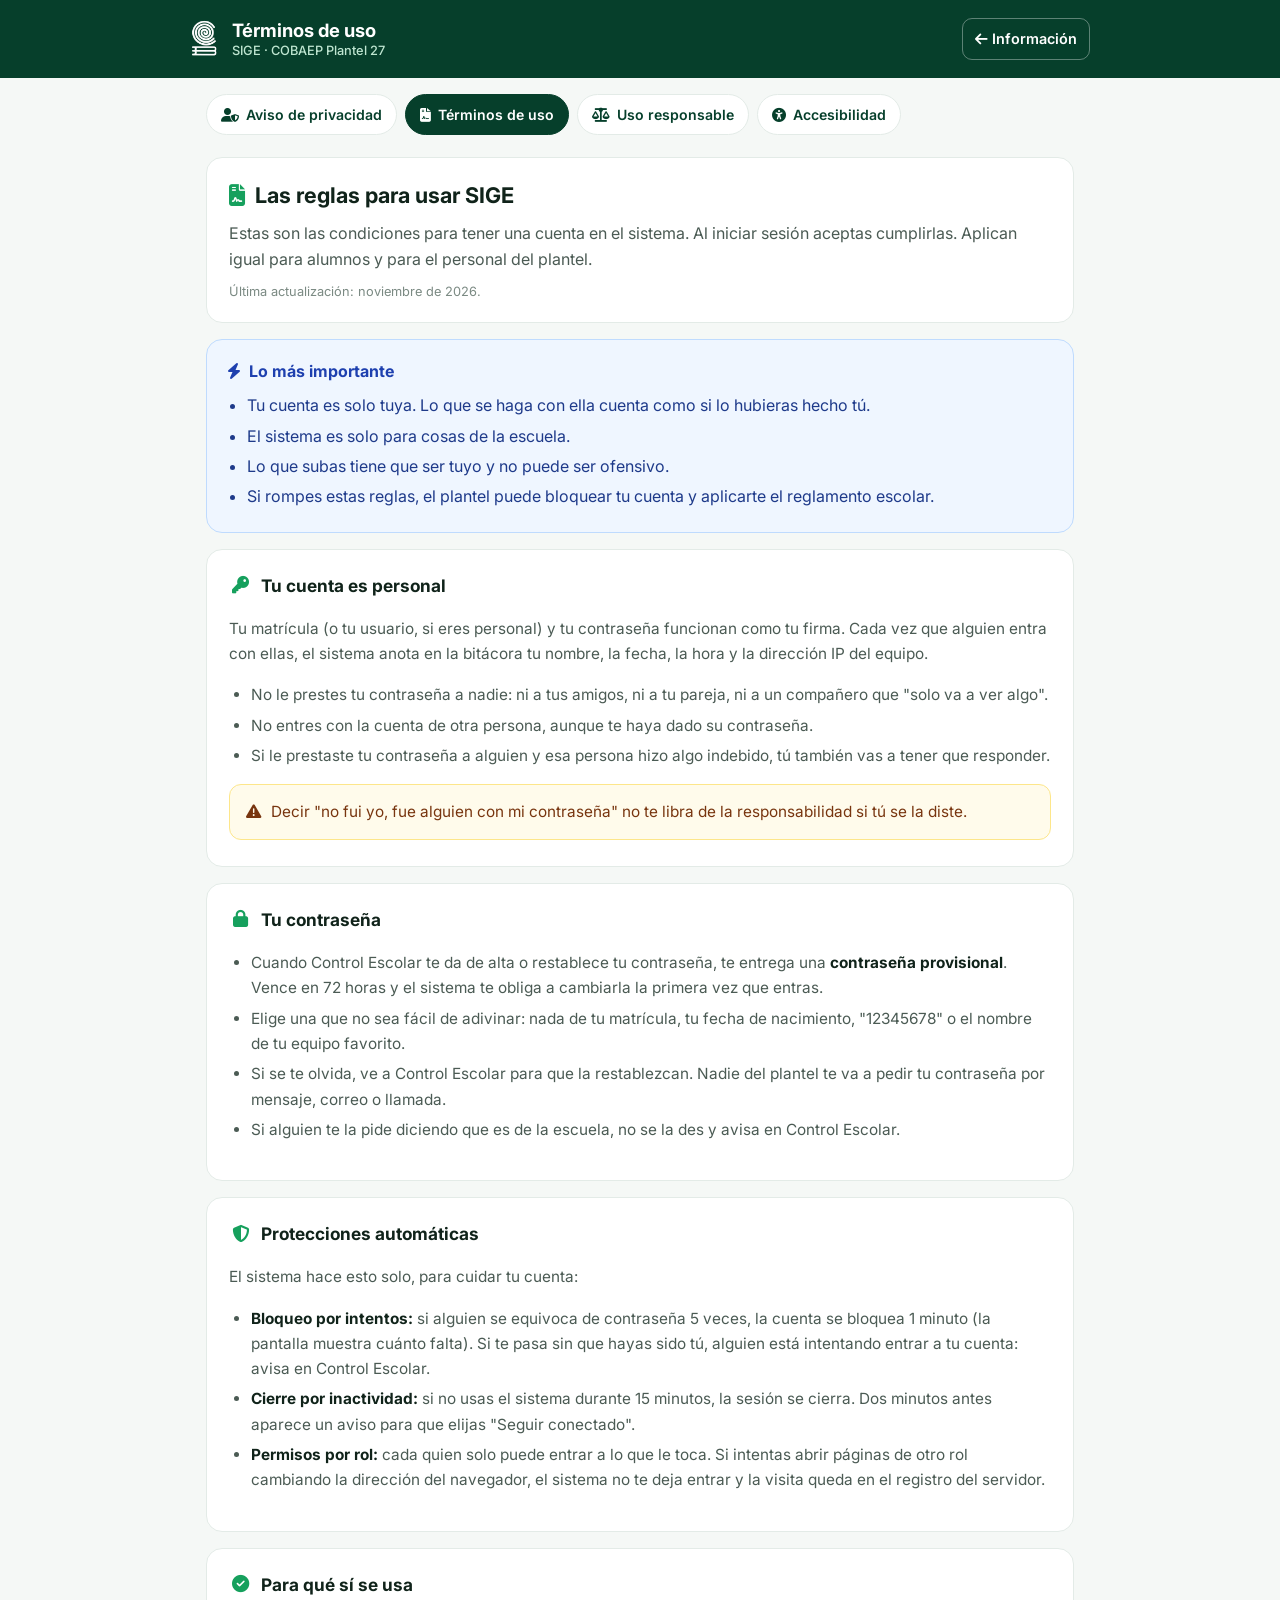
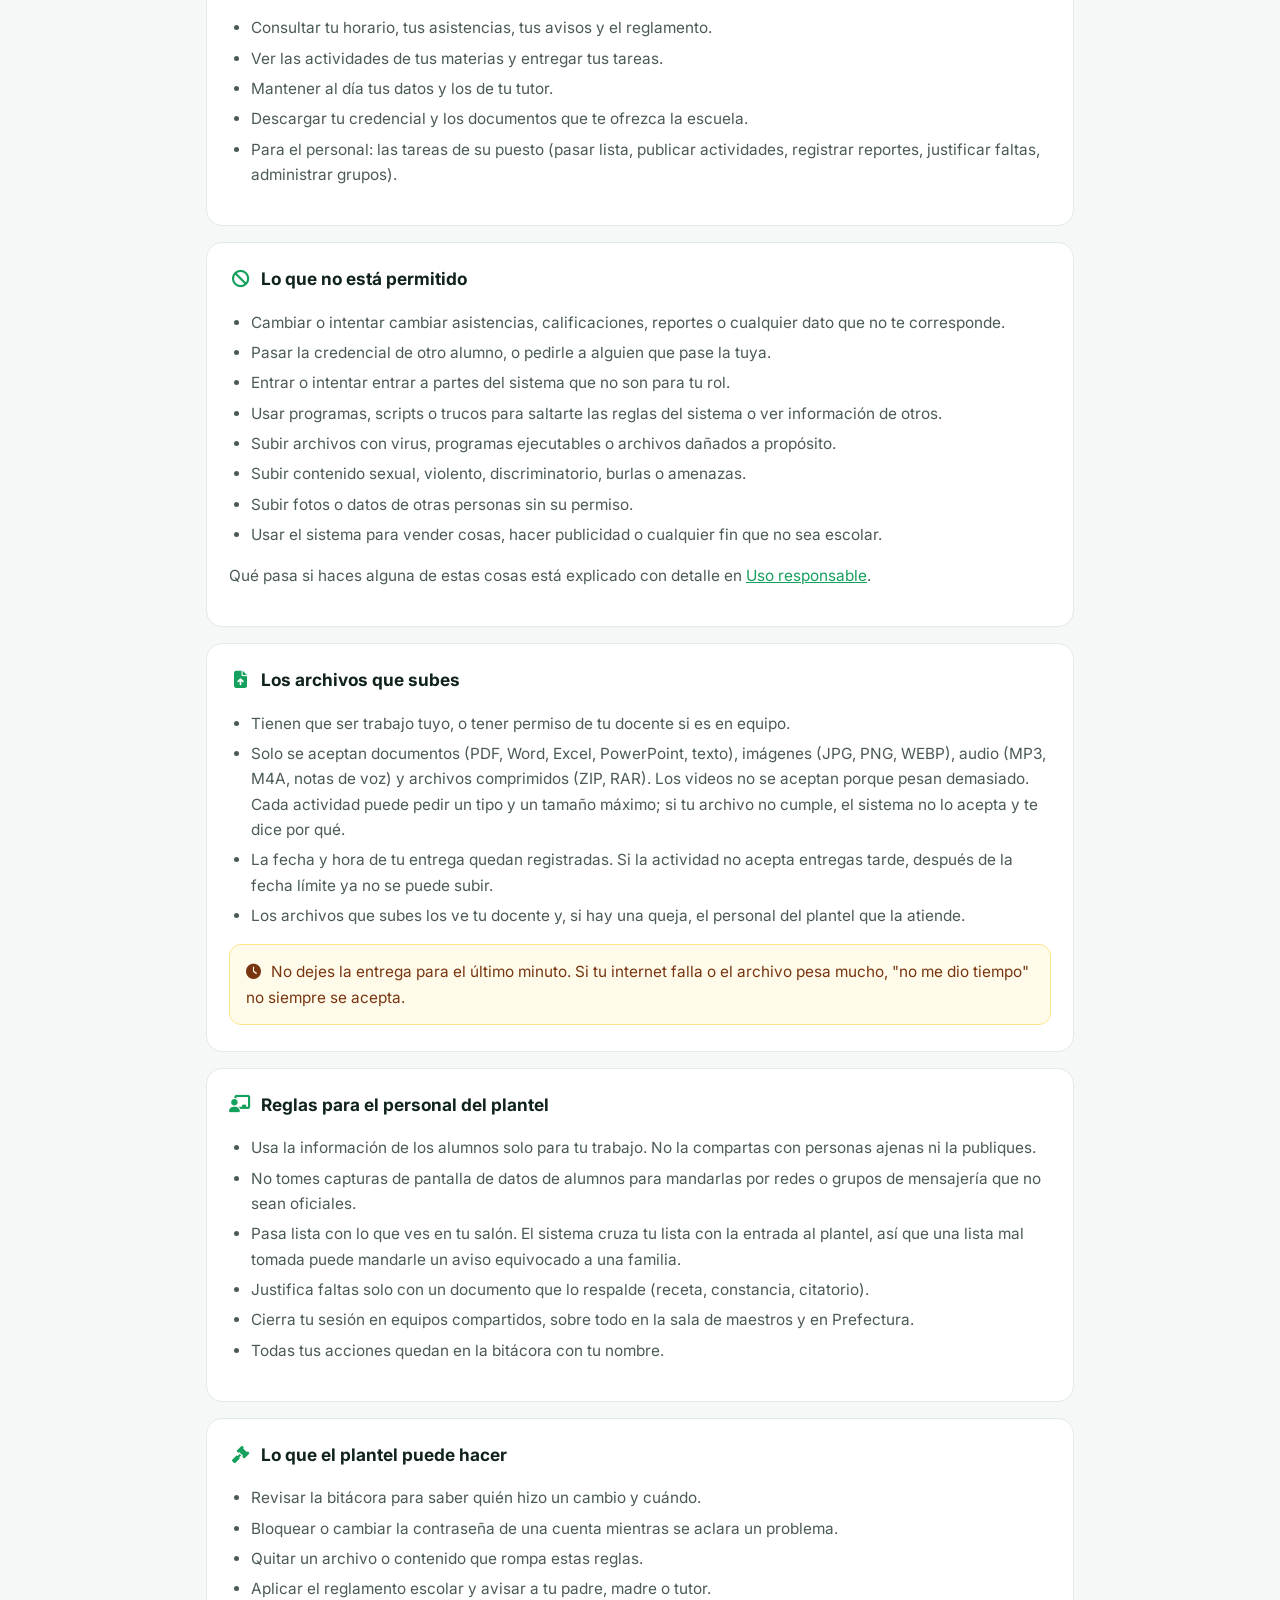
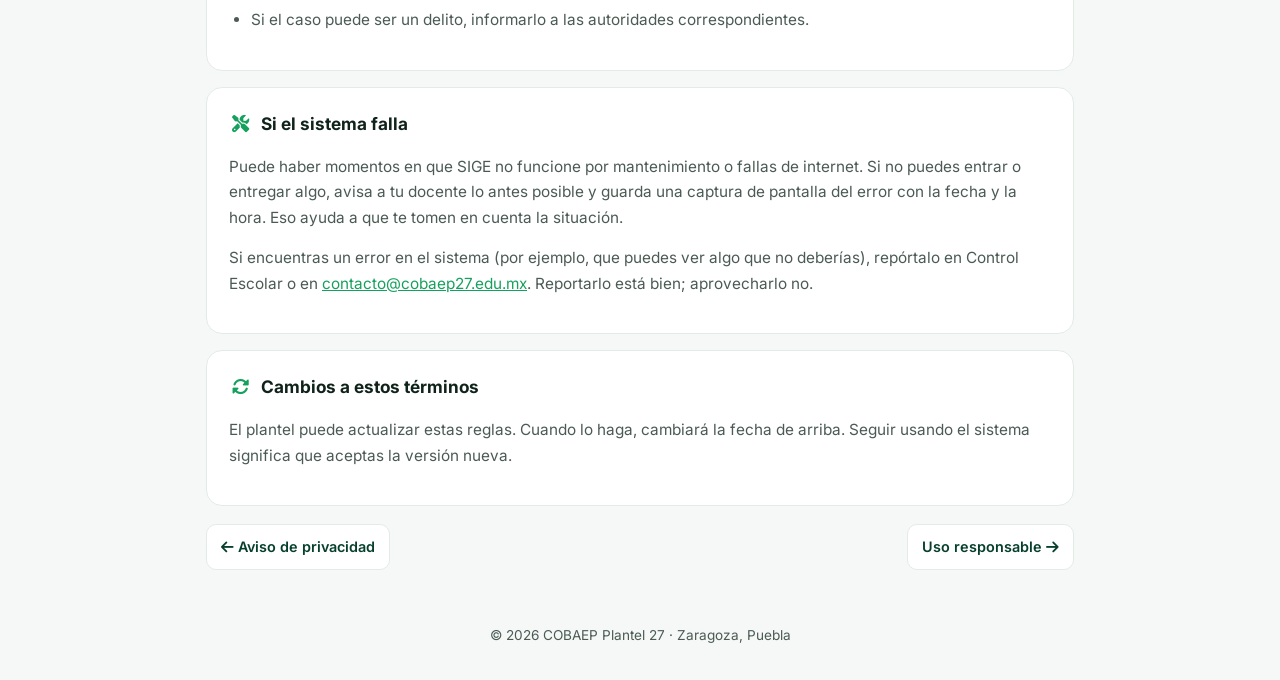
<file: informacion/terminos.html>
<!DOCTYPE html>
<html lang="es">
<head>
    <meta charset="UTF-8">
    <link rel="icon" type="image/png" sizes="32x32" href="../img/icono-32.png">
    <link rel="icon" type="image/png" sizes="192x192" href="../img/icono-192.png">
    <link rel="apple-touch-icon" href="../img/icono-180.png">
    <meta name="viewport" content="width=device-width, initial-scale=1.0">
    <meta name="theme-color" content="#063f2b">
    <title>Términos de uso · SIGE COBAEP Plantel 27</title>
    <link href="https://fonts.googleapis.com/css2?family=Inter:wght@400;500;600;700;800&display=swap" rel="stylesheet">
    <link rel="stylesheet" href="https://cdnjs.cloudflare.com/ajax/libs/font-awesome/6.5.2/css/all.min.css">
    <link rel="stylesheet" href="../css/informacion.css?v=2">
</head>
<body>
    <header class="info-top">
        <div class="wrap">
            <img src="../img/logo-blanco.png" alt="COBAEP Plantel 27">
            <h1>Términos de uso <small>SIGE · COBAEP Plantel 27</small></h1>
            <a class="volver" href="../informacion.html"><i class="fas fa-arrow-left"></i> Información</a>
        </div>
    </header>
    <nav class="info-tabs" aria-label="Apartados de información">
        <a href="privacidad.html"><i class="fas fa-user-shield"></i> Aviso de privacidad</a>
        <a href="terminos.html" aria-current="page"><i class="fas fa-file-contract"></i> Términos de uso</a>
        <a href="uso-responsable.html"><i class="fas fa-scale-balanced"></i> Uso responsable</a>
        <a href="accesibilidad.html"><i class="fas fa-universal-access"></i> Accesibilidad</a>
    </nav>

    <main class="wrap">
        <div class="info-intro">
            <h2><i class="fas fa-file-contract"></i> Las reglas para usar SIGE</h2>
            <p>Estas son las condiciones para tener una cuenta en el sistema. Al iniciar sesión aceptas cumplirlas. Aplican igual para alumnos y para el personal del plantel.</p>
            <p class="actualizado">Última actualización: noviembre de 2026.</p>
        </div>

        <div class="clave">
            <h3><i class="fas fa-bolt"></i> Lo más importante</h3>
            <ul>
                <li>Tu cuenta es solo tuya. Lo que se haga con ella cuenta como si lo hubieras hecho tú.</li>
                <li>El sistema es solo para cosas de la escuela.</li>
                <li>Lo que subas tiene que ser tuyo y no puede ser ofensivo.</li>
                <li>Si rompes estas reglas, el plantel puede bloquear tu cuenta y aplicarte el reglamento escolar.</li>
            </ul>
        </div>

        <section id="cuenta">
            <h3><i class="fas fa-key"></i> Tu cuenta es personal</h3>
            <p>Tu matrícula (o tu usuario, si eres personal) y tu contraseña funcionan como tu firma. Cada vez que alguien entra con ellas, el sistema anota en la bitácora tu nombre, la fecha, la hora y la dirección IP del equipo.</p>
            <ul>
                <li>No le prestes tu contraseña a nadie: ni a tus amigos, ni a tu pareja, ni a un compañero que "solo va a ver algo".</li>
                <li>No entres con la cuenta de otra persona, aunque te haya dado su contraseña.</li>
                <li>Si le prestaste tu contraseña a alguien y esa persona hizo algo indebido, tú también vas a tener que responder.</li>
            </ul>
            <div class="aviso ambar"><p><i class="fas fa-triangle-exclamation"></i> Decir "no fui yo, fue alguien con mi contraseña" no te libra de la responsabilidad si tú se la diste.</p></div>
        </section>

        <section id="contrasena">
            <h3><i class="fas fa-lock"></i> Tu contraseña</h3>
            <ul>
                <li>Cuando Control Escolar te da de alta o restablece tu contraseña, te entrega una <strong>contraseña provisional</strong>. Vence en 72 horas y el sistema te obliga a cambiarla la primera vez que entras.</li>
                <li>Elige una que no sea fácil de adivinar: nada de tu matrícula, tu fecha de nacimiento, "12345678" o el nombre de tu equipo favorito.</li>
                <li>Si se te olvida, ve a Control Escolar para que la restablezcan. Nadie del plantel te va a pedir tu contraseña por mensaje, correo o llamada.</li>
                <li>Si alguien te la pide diciendo que es de la escuela, no se la des y avisa en Control Escolar.</li>
            </ul>
        </section>

        <section id="automatico">
            <h3><i class="fas fa-shield-halved"></i> Protecciones automáticas</h3>
            <p>El sistema hace esto solo, para cuidar tu cuenta:</p>
            <ul>
                <li><strong>Bloqueo por intentos:</strong> si alguien se equivoca de contraseña 5 veces, la cuenta se bloquea 1 minuto (la pantalla muestra cuánto falta). Si te pasa sin que hayas sido tú, alguien está intentando entrar a tu cuenta: avisa en Control Escolar.</li>
                <li><strong>Cierre por inactividad:</strong> si no usas el sistema durante 15 minutos, la sesión se cierra. Dos minutos antes aparece un aviso para que elijas "Seguir conectado".</li>
                <li><strong>Permisos por rol:</strong> cada quien solo puede entrar a lo que le toca. Si intentas abrir páginas de otro rol cambiando la dirección del navegador, el sistema no te deja entrar y la visita queda en el registro del servidor.</li>
            </ul>
        </section>

        <section id="para-que">
            <h3><i class="fas fa-circle-check"></i> Para qué sí se usa</h3>
            <ul>
                <li>Consultar tu horario, tus asistencias, tus avisos y el reglamento.</li>
                <li>Ver las actividades de tus materias y entregar tus tareas.</li>
                <li>Mantener al día tus datos y los de tu tutor.</li>
                <li>Descargar tu credencial y los documentos que te ofrezca la escuela.</li>
                <li>Para el personal: las tareas de su puesto (pasar lista, publicar actividades, registrar reportes, justificar faltas, administrar grupos).</li>
            </ul>
        </section>

        <section id="prohibido">
            <h3><i class="fas fa-ban"></i> Lo que no está permitido</h3>
            <ul>
                <li>Cambiar o intentar cambiar asistencias, calificaciones, reportes o cualquier dato que no te corresponde.</li>
                <li>Pasar la credencial de otro alumno, o pedirle a alguien que pase la tuya.</li>
                <li>Entrar o intentar entrar a partes del sistema que no son para tu rol.</li>
                <li>Usar programas, scripts o trucos para saltarte las reglas del sistema o ver información de otros.</li>
                <li>Subir archivos con virus, programas ejecutables o archivos dañados a propósito.</li>
                <li>Subir contenido sexual, violento, discriminatorio, burlas o amenazas.</li>
                <li>Subir fotos o datos de otras personas sin su permiso.</li>
                <li>Usar el sistema para vender cosas, hacer publicidad o cualquier fin que no sea escolar.</li>
            </ul>
            <p>Qué pasa si haces alguna de estas cosas está explicado con detalle en <a href="uso-responsable.html">Uso responsable</a>.</p>
        </section>

        <section id="archivos">
            <h3><i class="fas fa-file-arrow-up"></i> Los archivos que subes</h3>
            <ul>
                <li>Tienen que ser trabajo tuyo, o tener permiso de tu docente si es en equipo.</li>
                <li>Solo se aceptan documentos (PDF, Word, Excel, PowerPoint, texto), imágenes (JPG, PNG, WEBP), audio (MP3, M4A, notas de voz) y archivos comprimidos (ZIP, RAR). Los videos no se aceptan porque pesan demasiado. Cada actividad puede pedir un tipo y un tamaño máximo; si tu archivo no cumple, el sistema no lo acepta y te dice por qué.</li>
                <li>La fecha y hora de tu entrega quedan registradas. Si la actividad no acepta entregas tarde, después de la fecha límite ya no se puede subir.</li>
                <li>Los archivos que subes los ve tu docente y, si hay una queja, el personal del plantel que la atiende.</li>
            </ul>
            <div class="aviso ambar"><p><i class="fas fa-clock"></i> No dejes la entrega para el último minuto. Si tu internet falla o el archivo pesa mucho, "no me dio tiempo" no siempre se acepta.</p></div>
        </section>

        <section id="personal">
            <h3><i class="fas fa-chalkboard-user"></i> Reglas para el personal del plantel</h3>
            <ul>
                <li>Usa la información de los alumnos solo para tu trabajo. No la compartas con personas ajenas ni la publiques.</li>
                <li>No tomes capturas de pantalla de datos de alumnos para mandarlas por redes o grupos de mensajería que no sean oficiales.</li>
                <li>Pasa lista con lo que ves en tu salón. El sistema cruza tu lista con la entrada al plantel, así que una lista mal tomada puede mandarle un aviso equivocado a una familia.</li>
                <li>Justifica faltas solo con un documento que lo respalde (receta, constancia, citatorio).</li>
                <li>Cierra tu sesión en equipos compartidos, sobre todo en la sala de maestros y en Prefectura.</li>
                <li>Todas tus acciones quedan en la bitácora con tu nombre.</li>
            </ul>
        </section>

        <section id="escuela">
            <h3><i class="fas fa-gavel"></i> Lo que el plantel puede hacer</h3>
            <ul>
                <li>Revisar la bitácora para saber quién hizo un cambio y cuándo.</li>
                <li>Bloquear o cambiar la contraseña de una cuenta mientras se aclara un problema.</li>
                <li>Quitar un archivo o contenido que rompa estas reglas.</li>
                <li>Aplicar el reglamento escolar y avisar a tu padre, madre o tutor.</li>
                <li>Si el caso puede ser un delito, informarlo a las autoridades correspondientes.</li>
            </ul>
        </section>

        <section id="fallas">
            <h3><i class="fas fa-screwdriver-wrench"></i> Si el sistema falla</h3>
            <p>Puede haber momentos en que SIGE no funcione por mantenimiento o fallas de internet. Si no puedes entrar o entregar algo, avisa a tu docente lo antes posible y guarda una captura de pantalla del error con la fecha y la hora. Eso ayuda a que te tomen en cuenta la situación.</p>
            <p>Si encuentras un error en el sistema (por ejemplo, que puedes ver algo que no deberías), repórtalo en Control Escolar o en <a href="mailto:contacto@cobaep27.edu.mx?subject=Reporte%20de%20error%20SIGE">contacto@cobaep27.edu.mx</a>. Reportarlo está bien; aprovecharlo no.</p>
        </section>

        <section id="cambios">
            <h3><i class="fas fa-rotate"></i> Cambios a estos términos</h3>
            <p>El plantel puede actualizar estas reglas. Cuando lo haga, cambiará la fecha de arriba. Seguir usando el sistema significa que aceptas la versión nueva.</p>
        </section>

        <div class="siguiente">
            <a href="privacidad.html"><i class="fas fa-arrow-left"></i> Aviso de privacidad</a>
            <a href="uso-responsable.html">Uso responsable <i class="fas fa-arrow-right"></i></a>
        </div>
    </main>
    <footer><p>&copy; 2026 COBAEP Plantel 27 · Zaragoza, Puebla</p></footer>
</body>
</html>
</file>
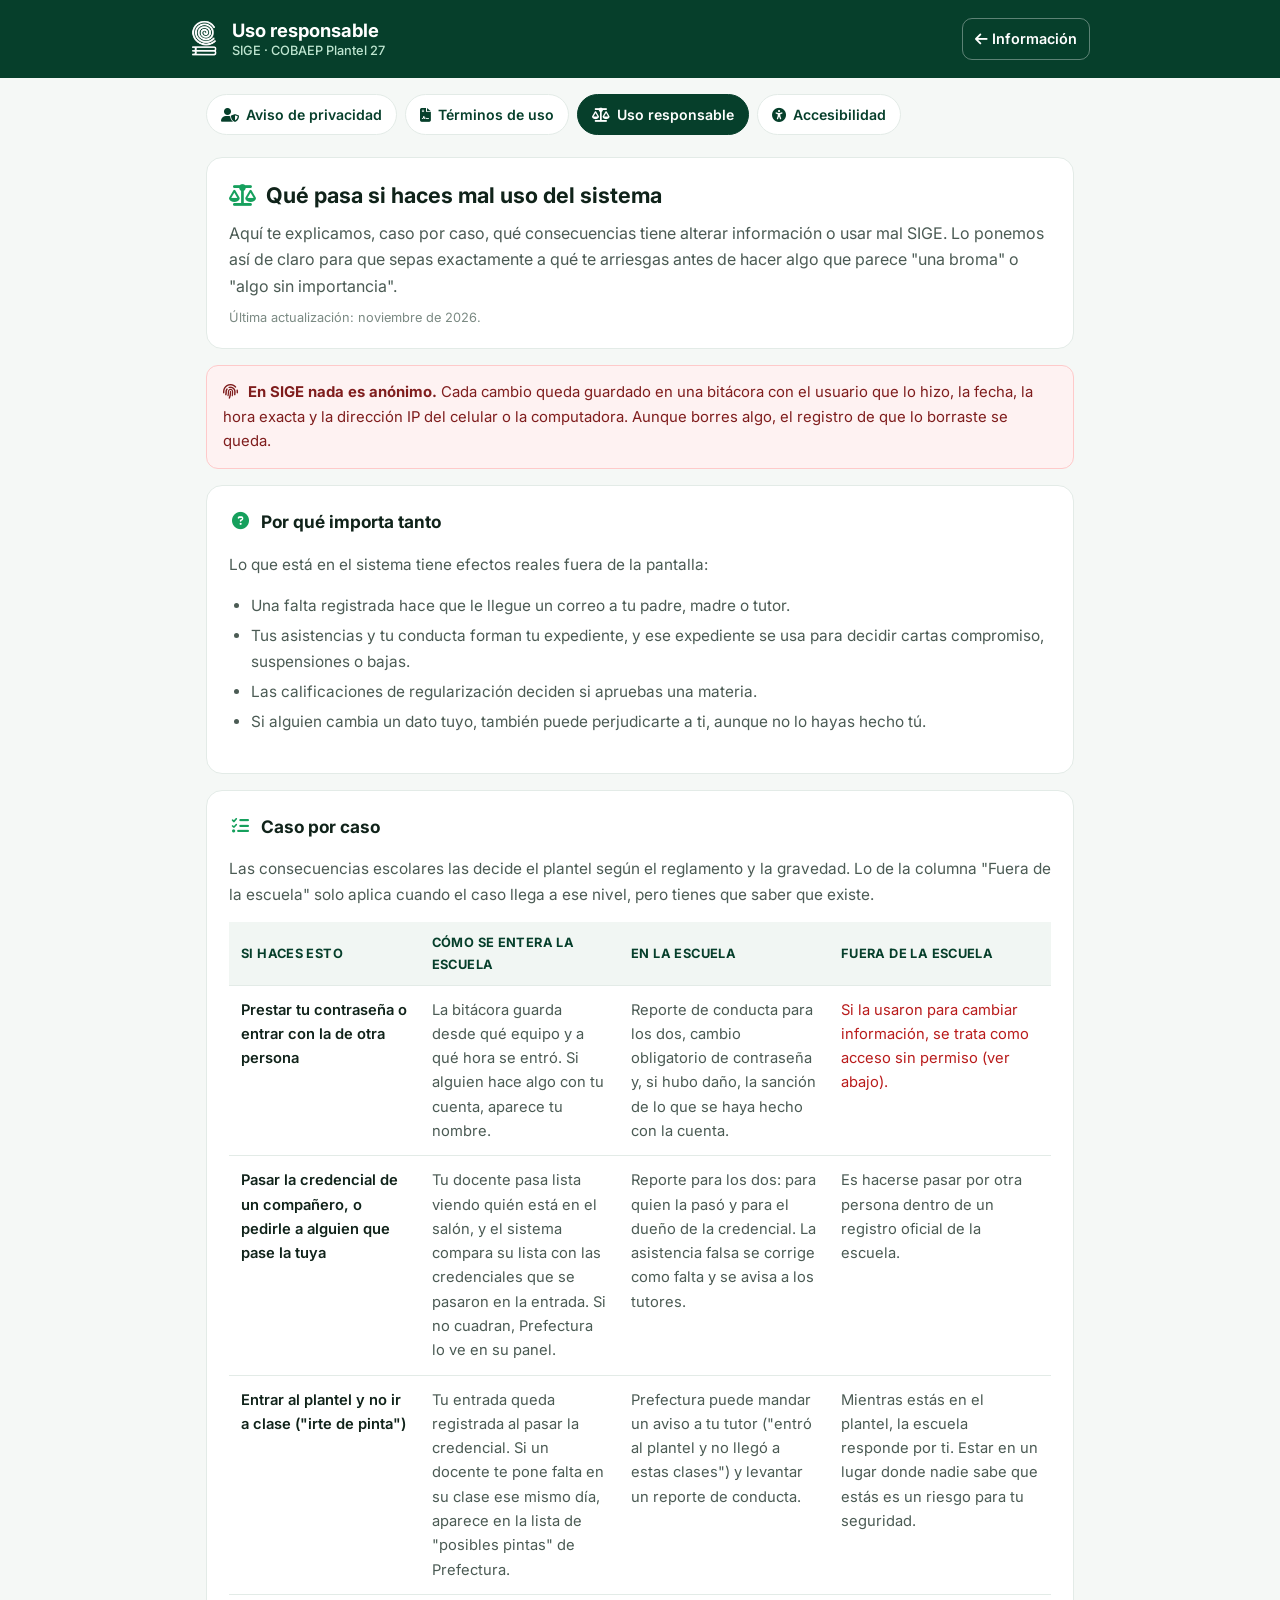
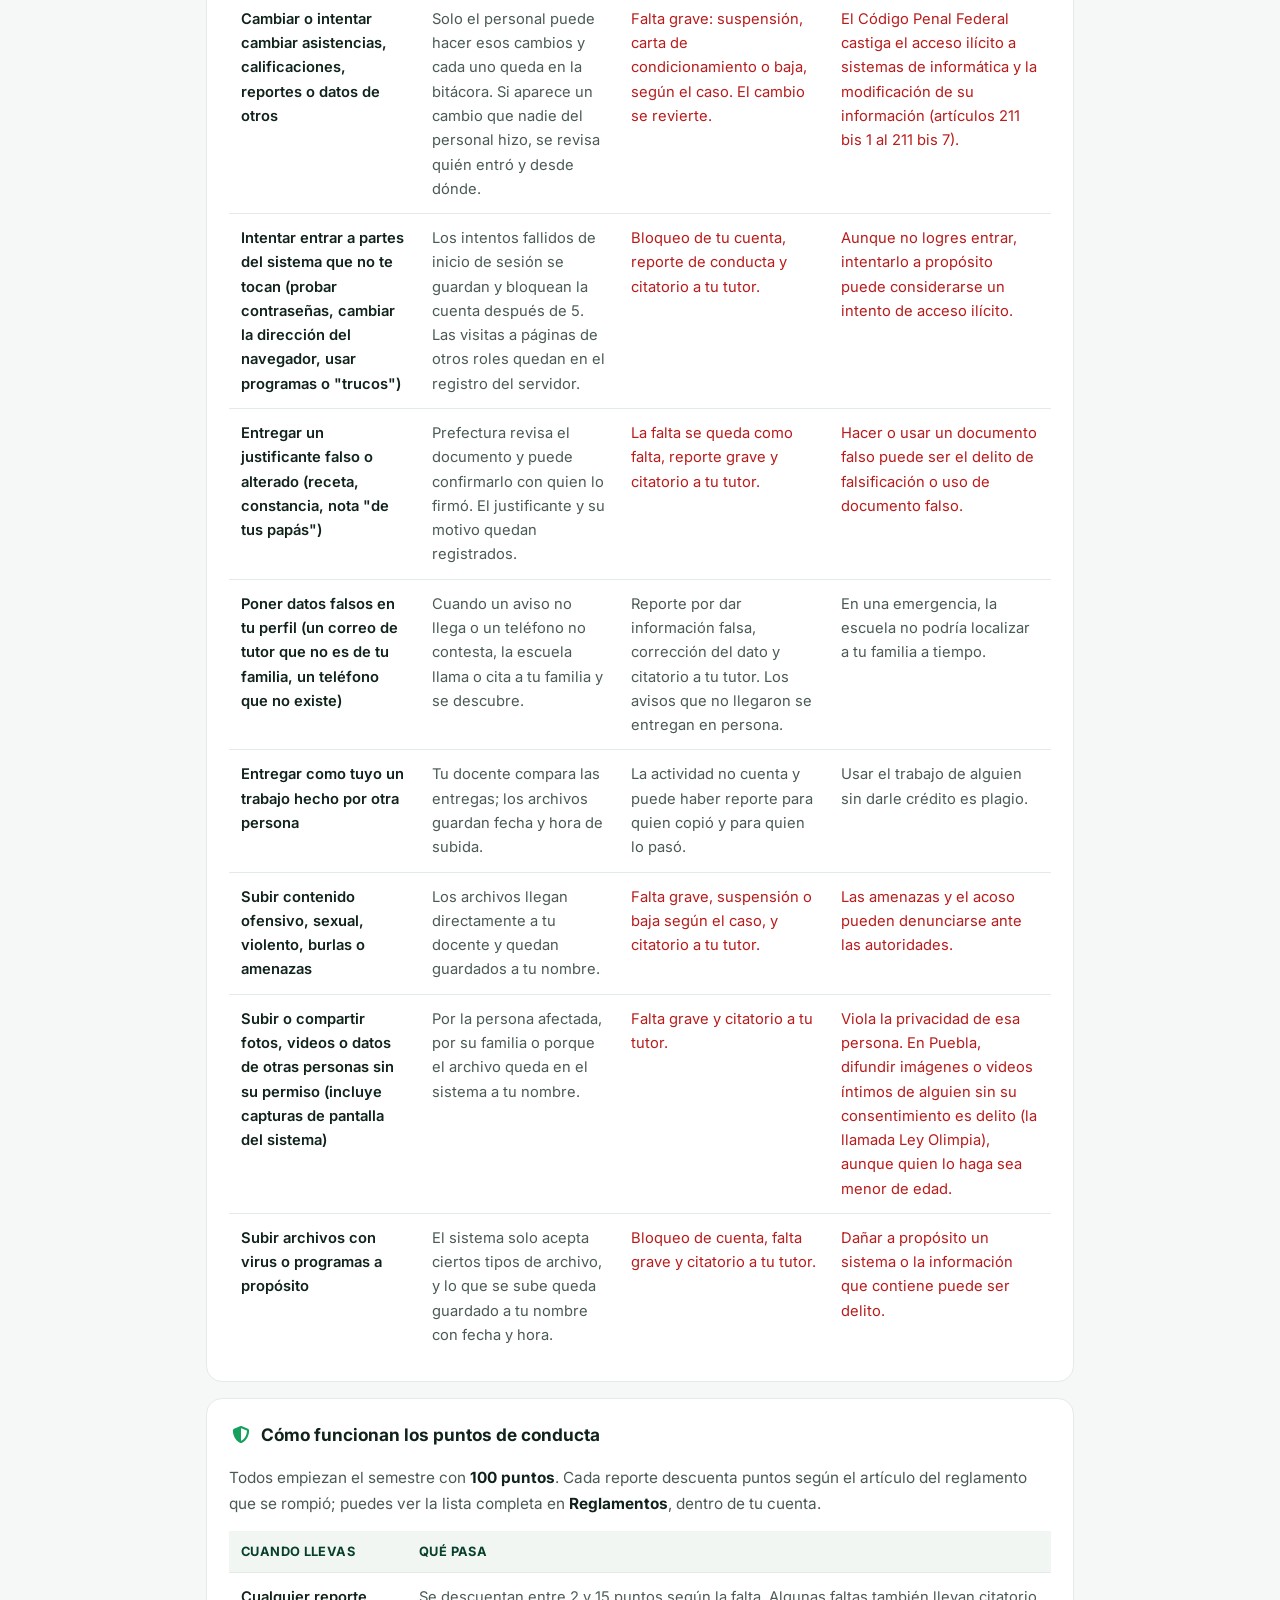
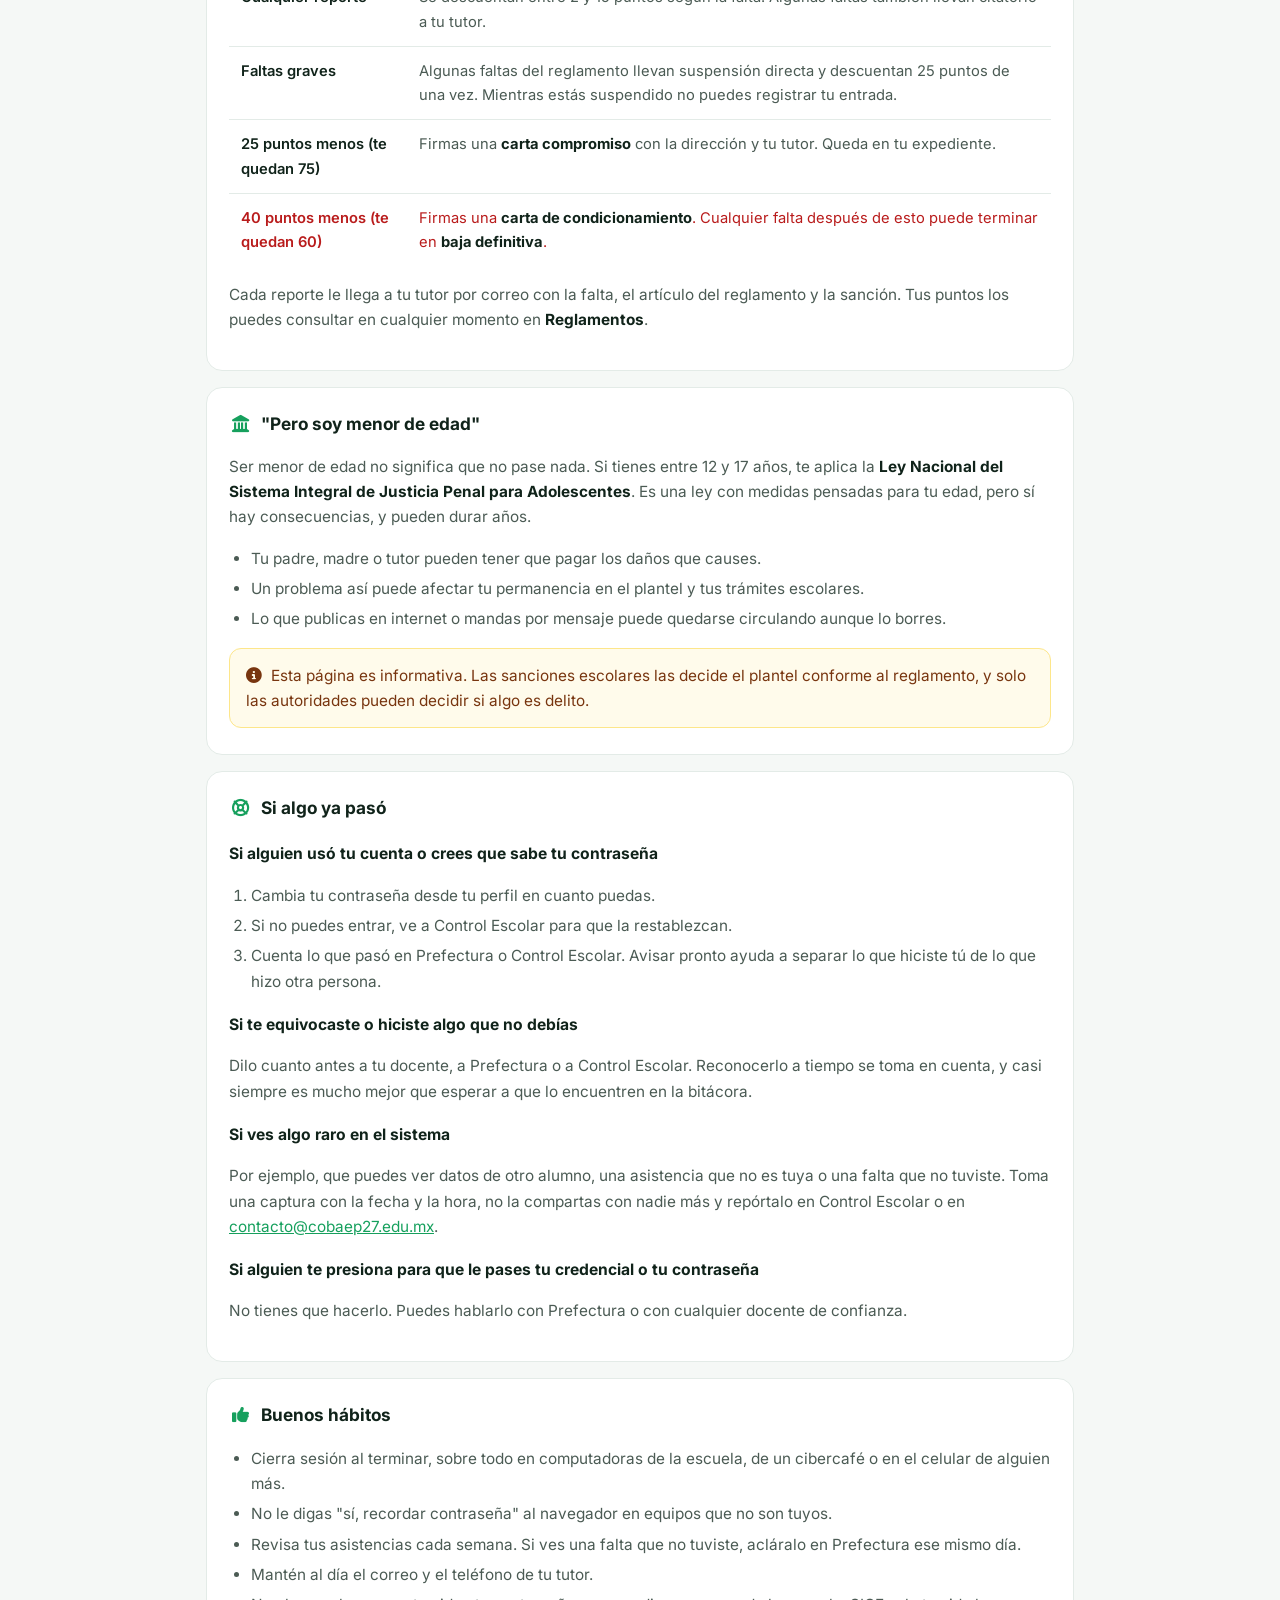
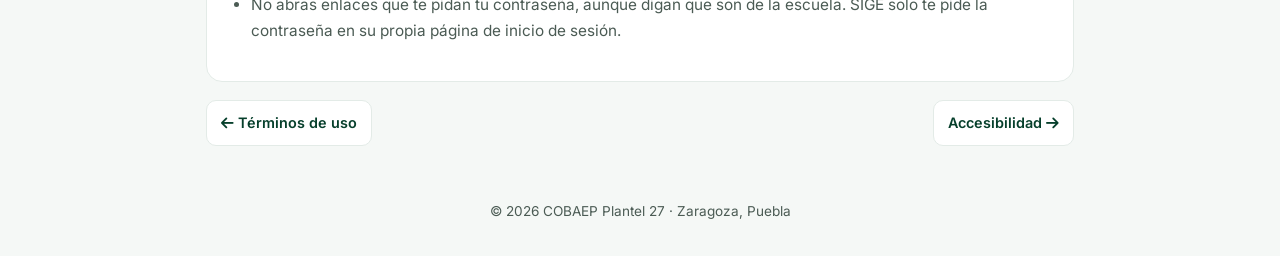
<file: informacion/uso-responsable.html>
<!DOCTYPE html>
<html lang="es">
<head>
    <meta charset="UTF-8">
    <link rel="icon" type="image/png" sizes="32x32" href="../img/icono-32.png">
    <link rel="icon" type="image/png" sizes="192x192" href="../img/icono-192.png">
    <link rel="apple-touch-icon" href="../img/icono-180.png">
    <meta name="viewport" content="width=device-width, initial-scale=1.0">
    <meta name="theme-color" content="#063f2b">
    <title>Uso responsable · SIGE COBAEP Plantel 27</title>
    <link href="https://fonts.googleapis.com/css2?family=Inter:wght@400;500;600;700;800&display=swap" rel="stylesheet">
    <link rel="stylesheet" href="https://cdnjs.cloudflare.com/ajax/libs/font-awesome/6.5.2/css/all.min.css">
    <link rel="stylesheet" href="../css/informacion.css?v=2">
</head>
<body>
    <header class="info-top">
        <div class="wrap">
            <img src="../img/logo-blanco.png" alt="COBAEP Plantel 27">
            <h1>Uso responsable <small>SIGE · COBAEP Plantel 27</small></h1>
            <a class="volver" href="../informacion.html"><i class="fas fa-arrow-left"></i> Información</a>
        </div>
    </header>
    <nav class="info-tabs" aria-label="Apartados de información">
        <a href="privacidad.html"><i class="fas fa-user-shield"></i> Aviso de privacidad</a>
        <a href="terminos.html"><i class="fas fa-file-contract"></i> Términos de uso</a>
        <a href="uso-responsable.html" aria-current="page"><i class="fas fa-scale-balanced"></i> Uso responsable</a>
        <a href="accesibilidad.html"><i class="fas fa-universal-access"></i> Accesibilidad</a>
    </nav>

    <main class="wrap">
        <div class="info-intro">
            <h2><i class="fas fa-scale-balanced"></i> Qué pasa si haces mal uso del sistema</h2>
            <p>Aquí te explicamos, caso por caso, qué consecuencias tiene alterar información o usar mal SIGE. Lo ponemos así de claro para que sepas exactamente a qué te arriesgas antes de hacer algo que parece "una broma" o "algo sin importancia".</p>
            <p class="actualizado">Última actualización: noviembre de 2026.</p>
        </div>

        <div class="aviso rojo" style="margin-top:16px;">
            <p><i class="fas fa-fingerprint"></i> <strong>En SIGE nada es anónimo.</strong> Cada cambio queda guardado en una bitácora con el usuario que lo hizo, la fecha, la hora exacta y la dirección IP del celular o la computadora. Aunque borres algo, el registro de que lo borraste se queda.</p>
        </div>

        <section id="por-que">
            <h3><i class="fas fa-circle-question"></i> Por qué importa tanto</h3>
            <p>Lo que está en el sistema tiene efectos reales fuera de la pantalla:</p>
            <ul>
                <li>Una falta registrada hace que le llegue un correo a tu padre, madre o tutor.</li>
                <li>Tus asistencias y tu conducta forman tu expediente, y ese expediente se usa para decidir cartas compromiso, suspensiones o bajas.</li>
                <li>Las calificaciones de regularización deciden si apruebas una materia.</li>
                <li>Si alguien cambia un dato tuyo, también puede perjudicarte a ti, aunque no lo hayas hecho tú.</li>
            </ul>
        </section>

        <section id="casos">
            <h3><i class="fas fa-list-check"></i> Caso por caso</h3>
            <p>Las consecuencias escolares las decide el plantel según el reglamento y la gravedad. Lo de la columna "Fuera de la escuela" solo aplica cuando el caso llega a ese nivel, pero tienes que saber que existe.</p>
            <table class="tabla">
                <thead><tr><th>Si haces esto</th><th>Cómo se entera la escuela</th><th>En la escuela</th><th>Fuera de la escuela</th></tr></thead>
                <tbody>
                    <tr>
                        <td>Prestar tu contraseña o entrar con la de otra persona</td>
                        <td data-t="Cómo se entera la escuela">La bitácora guarda desde qué equipo y a qué hora se entró. Si alguien hace algo con tu cuenta, aparece tu nombre.</td>
                        <td data-t="En la escuela">Reporte de conducta para los dos, cambio obligatorio de contraseña y, si hubo daño, la sanción de lo que se haya hecho con la cuenta.</td>
                        <td data-t="Fuera de la escuela" class="grave">Si la usaron para cambiar información, se trata como acceso sin permiso (ver abajo).</td>
                    </tr>
                    <tr>
                        <td>Pasar la credencial de un compañero, o pedirle a alguien que pase la tuya</td>
                        <td data-t="Cómo se entera la escuela">Tu docente pasa lista viendo quién está en el salón, y el sistema compara su lista con las credenciales que se pasaron en la entrada. Si no cuadran, Prefectura lo ve en su panel.</td>
                        <td data-t="En la escuela">Reporte para los dos: para quien la pasó y para el dueño de la credencial. La asistencia falsa se corrige como falta y se avisa a los tutores.</td>
                        <td data-t="Fuera de la escuela">Es hacerse pasar por otra persona dentro de un registro oficial de la escuela.</td>
                    </tr>
                    <tr>
                        <td>Entrar al plantel y no ir a clase ("irte de pinta")</td>
                        <td data-t="Cómo se entera la escuela">Tu entrada queda registrada al pasar la credencial. Si un docente te pone falta en su clase ese mismo día, aparece en la lista de "posibles pintas" de Prefectura.</td>
                        <td data-t="En la escuela">Prefectura puede mandar un aviso a tu tutor ("entró al plantel y no llegó a estas clases") y levantar un reporte de conducta.</td>
                        <td data-t="Fuera de la escuela">Mientras estás en el plantel, la escuela responde por ti. Estar en un lugar donde nadie sabe que estás es un riesgo para tu seguridad.</td>
                    </tr>
                    <tr>
                        <td>Cambiar o intentar cambiar asistencias, calificaciones, reportes o datos de otros</td>
                        <td data-t="Cómo se entera la escuela">Solo el personal puede hacer esos cambios y cada uno queda en la bitácora. Si aparece un cambio que nadie del personal hizo, se revisa quién entró y desde dónde.</td>
                        <td data-t="En la escuela" class="grave">Falta grave: suspensión, carta de condicionamiento o baja, según el caso. El cambio se revierte.</td>
                        <td data-t="Fuera de la escuela" class="grave">El Código Penal Federal castiga el acceso ilícito a sistemas de informática y la modificación de su información (artículos 211 bis 1 al 211 bis 7).</td>
                    </tr>
                    <tr>
                        <td>Intentar entrar a partes del sistema que no te tocan (probar contraseñas, cambiar la dirección del navegador, usar programas o "trucos")</td>
                        <td data-t="Cómo se entera la escuela">Los intentos fallidos de inicio de sesión se guardan y bloquean la cuenta después de 5. Las visitas a páginas de otros roles quedan en el registro del servidor.</td>
                        <td data-t="En la escuela" class="grave">Bloqueo de tu cuenta, reporte de conducta y citatorio a tu tutor.</td>
                        <td data-t="Fuera de la escuela" class="grave">Aunque no logres entrar, intentarlo a propósito puede considerarse un intento de acceso ilícito.</td>
                    </tr>
                    <tr>
                        <td>Entregar un justificante falso o alterado (receta, constancia, nota "de tus papás")</td>
                        <td data-t="Cómo se entera la escuela">Prefectura revisa el documento y puede confirmarlo con quien lo firmó. El justificante y su motivo quedan registrados.</td>
                        <td data-t="En la escuela" class="grave">La falta se queda como falta, reporte grave y citatorio a tu tutor.</td>
                        <td data-t="Fuera de la escuela" class="grave">Hacer o usar un documento falso puede ser el delito de falsificación o uso de documento falso.</td>
                    </tr>
                    <tr>
                        <td>Poner datos falsos en tu perfil (un correo de tutor que no es de tu familia, un teléfono que no existe)</td>
                        <td data-t="Cómo se entera la escuela">Cuando un aviso no llega o un teléfono no contesta, la escuela llama o cita a tu familia y se descubre.</td>
                        <td data-t="En la escuela">Reporte por dar información falsa, corrección del dato y citatorio a tu tutor. Los avisos que no llegaron se entregan en persona.</td>
                        <td data-t="Fuera de la escuela">En una emergencia, la escuela no podría localizar a tu familia a tiempo.</td>
                    </tr>
                    <tr>
                        <td>Entregar como tuyo un trabajo hecho por otra persona</td>
                        <td data-t="Cómo se entera la escuela">Tu docente compara las entregas; los archivos guardan fecha y hora de subida.</td>
                        <td data-t="En la escuela">La actividad no cuenta y puede haber reporte para quien copió y para quien lo pasó.</td>
                        <td data-t="Fuera de la escuela">Usar el trabajo de alguien sin darle crédito es plagio.</td>
                    </tr>
                    <tr>
                        <td>Subir contenido ofensivo, sexual, violento, burlas o amenazas</td>
                        <td data-t="Cómo se entera la escuela">Los archivos llegan directamente a tu docente y quedan guardados a tu nombre.</td>
                        <td data-t="En la escuela" class="grave">Falta grave, suspensión o baja según el caso, y citatorio a tu tutor.</td>
                        <td data-t="Fuera de la escuela" class="grave">Las amenazas y el acoso pueden denunciarse ante las autoridades.</td>
                    </tr>
                    <tr>
                        <td>Subir o compartir fotos, videos o datos de otras personas sin su permiso (incluye capturas de pantalla del sistema)</td>
                        <td data-t="Cómo se entera la escuela">Por la persona afectada, por su familia o porque el archivo queda en el sistema a tu nombre.</td>
                        <td data-t="En la escuela" class="grave">Falta grave y citatorio a tu tutor.</td>
                        <td data-t="Fuera de la escuela" class="grave">Viola la privacidad de esa persona. En Puebla, difundir imágenes o videos íntimos de alguien sin su consentimiento es delito (la llamada Ley Olimpia), aunque quien lo haga sea menor de edad.</td>
                    </tr>
                    <tr>
                        <td>Subir archivos con virus o programas a propósito</td>
                        <td data-t="Cómo se entera la escuela">El sistema solo acepta ciertos tipos de archivo, y lo que se sube queda guardado a tu nombre con fecha y hora.</td>
                        <td data-t="En la escuela" class="grave">Bloqueo de cuenta, falta grave y citatorio a tu tutor.</td>
                        <td data-t="Fuera de la escuela" class="grave">Dañar a propósito un sistema o la información que contiene puede ser delito.</td>
                    </tr>
                </tbody>
            </table>
        </section>

        <section id="puntos">
            <h3><i class="fas fa-shield-halved"></i> Cómo funcionan los puntos de conducta</h3>
            <p>Todos empiezan el semestre con <strong>100 puntos</strong>. Cada reporte descuenta puntos según el artículo del reglamento que se rompió; puedes ver la lista completa en <strong>Reglamentos</strong>, dentro de tu cuenta.</p>
            <table class="tabla">
                <thead><tr><th>Cuando llevas</th><th>Qué pasa</th></tr></thead>
                <tbody>
                    <tr><td>Cualquier reporte</td><td data-t="Qué pasa">Se descuentan entre 2 y 15 puntos según la falta. Algunas faltas también llevan citatorio a tu tutor.</td></tr>
                    <tr><td>Faltas graves</td><td data-t="Qué pasa">Algunas faltas del reglamento llevan suspensión directa y descuentan 25 puntos de una vez. Mientras estás suspendido no puedes registrar tu entrada.</td></tr>
                    <tr><td>25 puntos menos (te quedan 75)</td><td data-t="Qué pasa">Firmas una <strong>carta compromiso</strong> con la dirección y tu tutor. Queda en tu expediente.</td></tr>
                    <tr><td class="grave">40 puntos menos (te quedan 60)</td><td data-t="Qué pasa" class="grave">Firmas una <strong>carta de condicionamiento</strong>. Cualquier falta después de esto puede terminar en <strong>baja definitiva</strong>.</td></tr>
                </tbody>
            </table>
            <p>Cada reporte le llega a tu tutor por correo con la falta, el artículo del reglamento y la sanción. Tus puntos los puedes consultar en cualquier momento en <strong>Reglamentos</strong>.</p>
        </section>

        <section id="ley">
            <h3><i class="fas fa-landmark"></i> "Pero soy menor de edad"</h3>
            <p>Ser menor de edad no significa que no pase nada. Si tienes entre 12 y 17 años, te aplica la <strong>Ley Nacional del Sistema Integral de Justicia Penal para Adolescentes</strong>. Es una ley con medidas pensadas para tu edad, pero sí hay consecuencias, y pueden durar años.</p>
            <ul>
                <li>Tu padre, madre o tutor pueden tener que pagar los daños que causes.</li>
                <li>Un problema así puede afectar tu permanencia en el plantel y tus trámites escolares.</li>
                <li>Lo que publicas en internet o mandas por mensaje puede quedarse circulando aunque lo borres.</li>
            </ul>
            <div class="aviso ambar"><p><i class="fas fa-circle-info"></i> Esta página es informativa. Las sanciones escolares las decide el plantel conforme al reglamento, y solo las autoridades pueden decidir si algo es delito.</p></div>
        </section>

        <section id="si-pasa">
            <h3><i class="fas fa-life-ring"></i> Si algo ya pasó</h3>
            <h4>Si alguien usó tu cuenta o crees que sabe tu contraseña</h4>
            <ol>
                <li>Cambia tu contraseña desde tu perfil en cuanto puedas.</li>
                <li>Si no puedes entrar, ve a Control Escolar para que la restablezcan.</li>
                <li>Cuenta lo que pasó en Prefectura o Control Escolar. Avisar pronto ayuda a separar lo que hiciste tú de lo que hizo otra persona.</li>
            </ol>
            <h4>Si te equivocaste o hiciste algo que no debías</h4>
            <p>Dilo cuanto antes a tu docente, a Prefectura o a Control Escolar. Reconocerlo a tiempo se toma en cuenta, y casi siempre es mucho mejor que esperar a que lo encuentren en la bitácora.</p>
            <h4>Si ves algo raro en el sistema</h4>
            <p>Por ejemplo, que puedes ver datos de otro alumno, una asistencia que no es tuya o una falta que no tuviste. Toma una captura con la fecha y la hora, no la compartas con nadie más y repórtalo en Control Escolar o en <a href="mailto:contacto@cobaep27.edu.mx?subject=Reporte%20SIGE">contacto@cobaep27.edu.mx</a>.</p>
            <h4>Si alguien te presiona para que le pases tu credencial o tu contraseña</h4>
            <p>No tienes que hacerlo. Puedes hablarlo con Prefectura o con cualquier docente de confianza.</p>
        </section>

        <section id="habitos">
            <h3><i class="fas fa-thumbs-up"></i> Buenos hábitos</h3>
            <ul>
                <li>Cierra sesión al terminar, sobre todo en computadoras de la escuela, de un cibercafé o en el celular de alguien más.</li>
                <li>No le digas "sí, recordar contraseña" al navegador en equipos que no son tuyos.</li>
                <li>Revisa tus asistencias cada semana. Si ves una falta que no tuviste, acláralo en Prefectura ese mismo día.</li>
                <li>Mantén al día el correo y el teléfono de tu tutor.</li>
                <li>No abras enlaces que te pidan tu contraseña, aunque digan que son de la escuela. SIGE solo te pide la contraseña en su propia página de inicio de sesión.</li>
            </ul>
        </section>

        <div class="siguiente">
            <a href="terminos.html"><i class="fas fa-arrow-left"></i> Términos de uso</a>
            <a href="accesibilidad.html">Accesibilidad <i class="fas fa-arrow-right"></i></a>
        </div>
    </main>
    <footer><p>&copy; 2026 COBAEP Plantel 27 · Zaragoza, Puebla</p></footer>
</body>
</html>
</file>
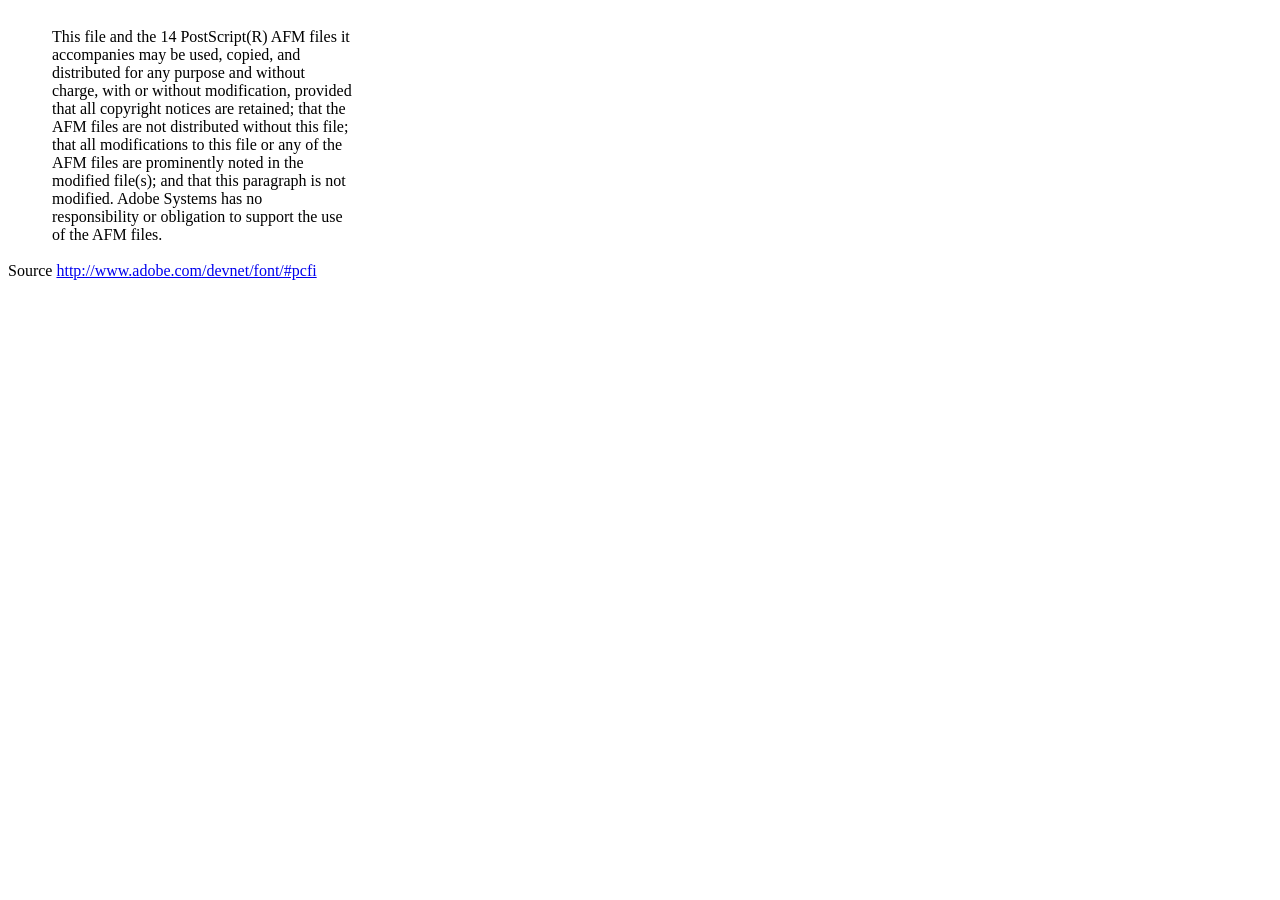
<file: vendor/dompdf/dompdf/lib/fonts/mustRead.html>
<html>
	<head>
		<meta http-equiv="content-type" content="text/html;charset=iso-8859-1">
		<meta name="generator" content="Adobe GoLive 4">
		<title>Core 14 AFM Files - ReadMe</title>
	</head>
	<body bgcolor="white">
		<font color="white">or</font>
		<table border="0" cellpadding="0" cellspacing="2">
			<tr>
				<td width="40"></td>
				<td width="300">This file and the 14 PostScript(R) AFM files it accompanies may be used, copied, and distributed for any purpose and without charge, with or without modification, provided that all copyright notices are retained; that the AFM files are not distributed without this file; that all modifications to this file or any of the AFM files are prominently noted in the modified file(s); and that this paragraph is not modified. Adobe Systems has no responsibility or obligation to support the use of the AFM files. <font color="white">Col</font></td>
			</tr>
		</table>
		<p>Source <a href="http://www.adobe.com/devnet/font/#pcfi">http://www.adobe.com/devnet/font/#pcfi</a></p>
</body>
</html>
</file>
<file: css/style_index.css>
:root {
    --green-dark: #004d39;
    --green-deep: #005b42;
    --green: #006b4f;
    --green-medium: #168a66;
    --green-light: #55ad87;
    --green-soft: #edf7f3;
    --green-border: #dcebe5;
    --lime: #d9ec73;
    --background: #f7faf9;
    --white: #ffffff;
    --surface: #ffffff;
    --text: #173d35;
    --text-secondary: #61716c;
    --text-muted: #7c8b86;
    --border: #e1ebe7;
    --shadow-card: 0 10px 35px rgba(0, 75, 55, 0.075);
    --shadow-card-hover: 0 20px 48px rgba(0, 75, 55, 0.15);
    --radius-large: 24px;
    --radius-card: 20px;
    --radius-button: 50px;
    --transition: all 0.25s ease;
}

* {
    margin: 0;
    padding: 0;
    box-sizing: border-box;
}

html {
    scroll-behavior: smooth;
}

body {
    min-height: 100vh;
    font-family: "Segoe UI", Inter, Roboto, Helvetica, Arial, sans-serif;
    color: var(--text);
    background: radial-gradient(circle at 0% 30%, rgba(22, 138, 102, 0.045), transparent 28%), radial-gradient(circle at 100% 78%, rgba(22, 138, 102, 0.055), transparent 30%), var(--background);
    -webkit-font-smoothing: antialiased;
    text-rendering: optimizeLegibility;
}

img {
    max-width: 100%;
    display: block;
}

a {
    color: inherit;
}

button,
a {
    -webkit-tap-highlight-color: transparent;
}

.site-wrapper {
    width: min(1350px, calc(100% - 48px));
    margin: 28px auto 0;
}

.hero {
    position: relative;
    min-height: 420px;
    overflow: hidden;
    border-radius: var(--radius-large);
    color: var(--white);
    box-shadow: 0 20px 45px rgba(0, 65, 48, 0.15);
}

.hero-image {
    position: absolute;
    inset: 0;
    background-image: url("../img/plantel.jpeg");
    background-size: cover;
    background-position: center;
    background-repeat: no-repeat;
    transform: scale(1.02);
}

.hero-overlay {
    position: absolute;
    inset: 0;
    background: linear-gradient(90deg, rgba(0, 72, 52, 0.99) 0%, rgba(0, 80, 57, 0.96) 32%, rgba(0, 78, 56, 0.82) 58%, rgba(0, 57, 42, 0.57) 100%);
}

.hero-decoration {
    position: absolute;
    z-index: 2;
    border-radius: 50%;
    pointer-events: none;
}

.hero-decoration-1 {
    width: 650px;
    height: 650px;
    right: -320px;
    top: -360px;
    border: 1px solid rgba(217, 236, 115, 0.35);
}

.hero-decoration-2 {
    width: 490px;
    height: 490px;
    right: -225px;
    top: -260px;
    border: 1px solid rgba(217, 236, 115, 0.20);
}

.hero-content {
    position: relative;
    z-index: 5;
    min-height: 420px;
    padding: 42px 80px;
    display: flex;
    flex-direction: column;
    justify-content: center;
}

.hero-badge {
    align-self: center;
    display: flex;
    align-items: center;
    gap: 9px;
    margin-bottom: 38px;
    padding: 9px 21px;
    border: 1px solid rgba(255,255,255,0.15);
    border-radius: 50px;
    background: rgba(255,255,255,0.15);
    backdrop-filter: blur(10px);
    -webkit-backdrop-filter: blur(10px);
    color: rgba(255,255,255,0.95);
    font-size: 12px;
    font-weight: 700;
    letter-spacing: 1px;
    text-transform: uppercase;
}

.hero-badge i {
    color: var(--lime);
}

.hero-main {
    display: flex;
    align-items: center;
    gap: 38px;
    max-width: 980px;
}

.hero-logo {
    width: 110px;
    min-width: 110px;
    height: 125px;
    display: flex;
    align-items: center;
    justify-content: center;
}

.hero-logo img {
    width: 100px;
    max-width: 100%;
    max-height: 115px;
    object-fit: contain;
}

.hero-divider {
    width: 2px;
    height: 145px;
    flex-shrink: 0;
    background: rgba(217,236,115,0.65);
}

.hero-info {
    max-width: 680px;
}

.hero-info h1 {
    margin-bottom: 8px;
    font-size: clamp(38px, 4vw, 56px);
    line-height: 1.05;
    font-weight: 800;
    letter-spacing: -1.8px;
}

.hero-info h2 {
    margin-bottom: 20px;
    color: var(--lime);
    font-size: clamp(18px, 2vw, 23px);
    line-height: 1.35;
    font-weight: 500;
}

.hero-info p {
    max-width: 610px;
    margin-bottom: 22px;
    color: rgba(255,255,255,0.91);
    font-size: 16px;
    line-height: 1.65;
}

.hero-location {
    display: flex;
    align-items: center;
    gap: 9px;
    color: rgba(255,255,255,0.95);
    font-size: 15px;
    font-weight: 600;
}

.hero-location i {
    color: var(--lime);
    font-size: 17px;
}

.profiles-section {
    padding: 40px 20px 10px;
}

.section-heading {
    display: flex;
    align-items: center;
    justify-content: center;
    gap: 13px;
    margin-bottom: 30px;
}

.section-heading-icon {
    width: 38px;
    height: 38px;
    display: grid;
    place-items: center;
    flex-shrink: 0;
    border-radius: 50%;
    background: var(--green);
    color: white;
}

.section-heading-icon i {
    font-size: 20px;
}

.section-heading h2 {
    margin-bottom: 5px;
    font-size: 27px;
    line-height: 1.1;
    letter-spacing: -0.7px;
}

.section-heading p {
    color: var(--text-secondary);
    font-size: 14px;
}

.student-container {
    width: min(1000px, 100%);
    margin: 0 auto 28px;
}

.student-card {
    position: relative;
    min-height: 330px;
    overflow: hidden;
    padding: 40px 55px;
    display: flex;
    flex-direction: column;
    justify-content: center;
    gap: 35px;
    border: 1px solid rgba(0, 107, 79, 0.2);
    border-top: 5px solid var(--lime);
    border-radius: 24px;
    background: linear-gradient(135deg, #004d39 0%, #005b42 45%, #006b4f 100%);
    color: white;
    box-shadow: 0 18px 45px rgba(0, 75, 55, 0.20);
    transition: var(--transition);
}

.student-card:hover {
    transform: translateY(-4px);
    box-shadow: 0 25px 55px rgba(0, 75, 55, 0.25);
}

.student-card .card-dots {
    position: absolute;
    right: 20px;
    bottom: 20px;
    width: 120px;
    height: 120px;
    opacity: 0.22;
    background-image: radial-gradient(circle, #ffffff 2px, transparent 2px);
    background-size: 15px 15px;
}

.student-card-inner {
    width: 100%;
    display: flex;
    align-items: center;
    gap: 45px;
    position: relative;
    z-index: 3;
}

.student-icon-wrapper {
    position: relative;
    flex-shrink: 0;
}

.student-card .profile-icon {
    width: 120px;
    height: 120px;
    margin: 0;
    display: grid;
    place-items: center;
    border-radius: 50%;
    background: white;
    color: var(--green);
    box-shadow: 0 0 0 10px rgba(255,255,255,0.12), 0 15px 30px rgba(0,0,0,0.16);
}

.student-card .profile-icon i {
    font-size: 52px;
}

.student-content {
    flex: 1;
    display: flex;
    flex-direction: column;
    align-items: flex-start;
    text-align: left;
}

.student-highlight {
    display: inline-flex;
    align-items: center;
    gap: 7px;
    margin-bottom: 12px;
    padding: 7px 14px;
    border: 1px solid rgba(255,255,255,0.22);
    border-radius: 50px;
    background: rgba(255,255,255,0.13);
    color: rgba(255,255,255,0.96);
    font-size: 12px;
    font-weight: 700;
}

.student-highlight i {
    color: var(--lime);
}

.student-card h3 {
    margin-bottom: 7px;
    font-size: 38px;
    line-height: 1;
    font-weight: 800;
    letter-spacing: -1px;
}

.student-role-tag {
    margin-bottom: 14px;
    background: rgba(255,255,255,0.15);
    color: white;
}

.student-role-tag i {
    color: var(--lime);
}

.student-card p {
    max-width: 600px;
    margin-bottom: 0;
    color: rgba(255,255,255,0.90);
    font-size: 15px;
    line-height: 1.6;
}

.student-button-wrapper {
    width: 100%;
    display: flex;
    justify-content: center;
    position: relative;
    z-index: 3;
}

.student-button {
    width: 100%;
    max-width: 320px;
    min-height: 50px;
    padding: 0 25px;
    background: white;
    color: var(--green);
    box-shadow: 0 8px 20px rgba(0,0,0,0.13);
    display: flex;
    justify-content: center;
    align-items: center;
    gap: 12px;
}

.student-button:hover {
    background: #f7faf9;
    color: var(--green-dark);
}

.secondary-profiles {
    width: min(1000px, 100%);
    margin: 0 auto;
    padding: 22px 22px 24px;
    border: 1px solid var(--border);
    border-radius: 22px;
    background: rgba(255,255,255,0.82);
    box-shadow: 0 8px 25px rgba(0,75,55,0.045);
}

details.secondary-dropdown {
    width: 100%;
}

.secondary-heading {
    display: flex;
    align-items: center;
    justify-content: space-between;
    padding: 10px 15px;
    color: var(--text);
    font-size: 19px;
    font-weight: 750;
    cursor: pointer;
    list-style: none;
    transition: var(--transition);
}

.secondary-heading:hover {
    color: var(--green);
}

.secondary-heading::-webkit-details-marker {
    display: none;
}

.heading-content {
    display: flex;
    align-items: center;
    gap: 12px;
}

.heading-content i {
    color: var(--green);
    font-size: 20px;
}

.arrow-icon {
    font-size: 16px;
    transition: transform 0.3s ease;
}

details[open] .arrow-icon {
    transform: rotate(180deg);
}

details[open] .profilesEsc-grid {
    margin-top: 25px;
    animation: fadeIn 0.4s ease forwards;
}

@keyframes fadeIn {
    from {
        opacity: 0;
        transform: translateY(-10px);
    }
    to {
        opacity: 1;
        transform: translateY(0);
    }
}

.profilesEsc-grid {
    width: 100%;
    display: grid;
    grid-template-columns: repeat(3, minmax(0,1fr));
    gap: 15px;
}

/* ============================================================
   NUEVOS ESTILOS DE TARJETAS SECUNDARIAS
   ============================================================ */
.secondary-card {
    min-height: 220px;
    padding: 28px 20px 24px;
    display: flex;
    flex-direction: column;
    align-items: center;
    text-align: center;
    border: 1px solid var(--border);
    border-top-width: 4px;
    border-top-style: solid;
    border-radius: 18px;
    background: linear-gradient(180deg, #ffffff 0%, #f4f9f7 100%);
    box-shadow: 0 8px 20px rgba(0, 75, 55, 0.05);
    transition: var(--transition);
    position: relative;
}

.secondary-card:hover {
    transform: translateY(-5px);
    box-shadow: 0 15px 35px rgba(0, 75, 55, 0.12);
}

.teacher-card {
    border-top-color: var(--green-medium);
}

.admin-card {
    border-top-color: var(--green-light);
}

.prefectura-card {
    border-top-color: #78b99f;
}

.secondary-card-top {
    width: 100%;
    display: flex;
    flex-direction: column;
    align-items: center;
}

.secondary-card .profile-icon {
    width: 64px;
    height: 64px;
    margin: 0 auto 18px auto;
    display: flex;
    align-items: center;
    justify-content: center;
    border-radius: 18px;
    background: var(--green-soft);
    color: var(--green);
    transition: var(--transition);
}

.secondary-card:hover .profile-icon {
    background: var(--green);
    color: var(--white);
    transform: scale(1.08);
}

.secondary-card .profile-icon i {
    font-size: 26px;
}

.secondary-card-title {
    display: flex;
    flex-direction: column;
    align-items: center;
}

.secondary-card h3 {
    margin-bottom: 8px;
    font-size: 19px;
    line-height: 1.15;
    font-weight: 750;
    color: var(--text);
}

.secondary-card .role-tag {
    margin-bottom: 12px;
    padding: 5px 12px;
    font-size: 9px;
}

.secondary-card p {
    max-width: 250px;
    margin-bottom: 14px;
    color: var(--text-secondary);
    font-size: 12px;
    line-height: 1.5;
}

.secondary-button {
    width: 85%;
    min-height: 42px;
    margin-top: auto;
    gap: 10px;
    font-size: 12px;
    background: var(--white);
    color: var(--green);
    border: 1px solid var(--green-border);
    box-shadow: 0 4px 10px rgba(0,0,0,0.03);
}

.secondary-card:hover .secondary-button {
    background: linear-gradient(135deg, #006b4f, #168a66);
    color: var(--white);
    border-color: transparent;
    box-shadow: 0 8px 20px rgba(0,85,62,0.20);
}

.secondary-button i {
    font-size: 11px;
}
/* ============================================================ */

.profile-card {
    position: relative;
}

.role-tag {
    display: inline-flex;
    align-items: center;
    gap: 6px;
    padding: 5px 13px;
    border-radius: 50px;
    background: var(--green-soft);
    color: var(--green);
    font-size: 10px;
    font-weight: 800;
    letter-spacing: 1px;
    text-transform: uppercase;
}

.role-tag i {
    font-size: 10px;
}

.profile-button {
    display: flex;
    align-items: center;
    justify-content: center;
    border-radius: var(--radius-button);
    background: linear-gradient(135deg, #006b4f, #168a66);
    color: white;
    text-decoration: none;
    font-weight: 700;
    box-shadow: 0 6px 15px rgba(0,85,62,0.18);
    transition: var(--transition);
}

.profile-button:hover {
    transform: translateY(-2px);
    box-shadow: 0 10px 23px rgba(0,85,62,0.25);
}

.profile-button:active {
    transform: scale(.97);
}

.profile-button i {
    transition: transform .2s ease;
}

.profile-button:hover i {
    transform: translateX(4px);
}

.security-section {
    width: min(1000px, calc(100% - 40px));
    min-height: 72px;
    margin: 34px auto 0;
    padding: 14px 20px;
    display: flex;
    align-items: center;
    gap: 15px;
    border: 1px solid var(--green-border);
    border-radius: 15px;
    background: linear-gradient(135deg, rgba(255,255,255,0.95), rgba(239,248,244,0.95));
}

.security-icon {
    width: 43px;
    height: 43px;
    display: grid;
    place-items: center;
    flex-shrink: 0;
    border-radius: 50%;
    background: var(--green-soft);
    color: var(--green);
}

.security-icon i {
    font-size: 20px;
}

.security-text {
    display: flex;
    flex-direction: column;
    gap: 3px;
}

.security-text strong {
    color: var(--green);
    font-size: 14px;
}

.security-text span {
    color: var(--text-secondary);
    font-size: 13px;
}

.security-status {
    margin-left: auto;
    padding: 8px 14px;
    display: flex;
    align-items: center;
    gap: 7px;
    border: 1px solid var(--green-border);
    border-radius: 50px;
    color: var(--green);
    background: rgba(255,255,255,0.8);
    font-size: 12px;
    font-weight: 700;
}

.security-status i {
    font-size: 11px;
}

.site-footer {
    margin-top: 48px;
    padding: 45px 30px 20px;
    border-top: 1px solid var(--border);
    background: transparent;
}

.footer-content {
    display: grid;
    grid-template-columns: 2fr 1fr 1fr 1fr;
    gap: 55px;
    width: min(1100px, 100%);
    margin: 0 auto;
}

.footer-column {
    display: flex;
    flex-direction: column;
    align-items: flex-start;
    gap: 11px;
}

.footer-column h4 {
    margin-bottom: 7px;
    color: var(--text);
    font-size: 13px;
    font-weight: 800;
}

.footer-column a {
    color: var(--text-muted);
    font-size: 13px;
    text-decoration: none;
    transition: color .2s ease;
}

.footer-column a:hover {
    color: var(--green);
}

.footer-brand {
    gap: 7px;
}

.footer-brand img {
    width: 78px;
    height: 32px;
    object-fit: contain;
    margin-bottom: 5px;
}

.footer-brand h3 {
    color: var(--text);
    font-size: 17px;
    font-weight: 750;
}

.footer-brand p {
    color: var(--text-secondary);
    font-size: 13px;
    line-height: 1.5;
}

.footer-brand span {
    color: var(--text-muted);
    font-size: 12px;
}

.footer-bottom {
    width: min(1100px, 100%);
    margin: 38px auto 0;
    padding-top: 18px;
    display: flex;
    align-items: center;
    justify-content: space-between;
    gap: 20px;
    border-top: 1px solid var(--border);
}

.footer-copyright {
    display: flex;
    align-items: center;
    gap: 7px;
    color: var(--text-muted);
    font-size: 12px;
}

.footer-contact {
    display: flex;
    align-items: center;
    gap: 17px;
    color: var(--text-muted);
    font-size: 12px;
}

.footer-contact a {
    display: flex;
    align-items: center;
    gap: 7px;
    color: var(--green);
    text-decoration: none;
    font-weight: 600;
}

.footer-contact a:hover {
    text-decoration: underline;
}

.footer-contact i {
    color: var(--green);
}

.footer-bottom-separator {
    width: 1px;
    height: 16px;
    background: var(--border);
}

a:focus-visible {
    outline: 3px solid #c5dc70;
    outline-offset: 4px;
}

@media (max-width: 1050px) {
    .site-wrapper {
        width: calc(100% - 30px);
    }
    .hero-content {
        padding: 40px 50px;
    }
    .hero-main {
        gap: 28px;
    }
    .hero-logo {
        width: 95px;
        min-width: 95px;
    }
    .hero-logo img {
        width: 85px;
        max-height: 105px;
    }
    .hero-divider {
        height: 130px;
    }
    .student-card {
        padding: 35px 40px;
    }
    .student-card .profile-icon {
        width: 105px;
        height: 105px;
    }
    .student-card .profile-icon i {
        font-size: 45px;
    }
    .footer-content {
        gap: 30px;
    }
}

@media (max-width: 800px) {
    .hero {
        min-height: 500px;
    }
    .hero-content {
        min-height: 500px;
        padding: 35px;
    }
    .hero-main {
        flex-direction: column;
        align-items: center;
        text-align: center;
        gap: 20px;
    }
    .hero-logo {
        width: 90px;
        min-width: 90px;
        height: 95px;
    }
    .hero-logo img {
        width: 80px;
        max-height: 90px;
    }
    .hero-divider {
        display: none;
    }
    .hero-info {
        max-width: 650px;
    }
    .hero-info p {
        margin-left: auto;
        margin-right: auto;
    }
    .hero-location {
        justify-content: center;
    }
    .student-card {
        padding: 35px;
        gap: 28px;
    }
    .student-card-inner {
        gap: 28px;
    }
    .student-card .profile-icon {
        width: 95px;
        height: 95px;
    }
    .student-card .profile-icon i {
        font-size: 40px;
    }
    .student-card h3 {
        font-size: 32px;
    }
    .profilesEsc-grid {
        grid-template-columns: 1fr;
    }
    .secondary-card {
        min-height: 150px;
        display: grid;
        grid-template-columns: auto 1fr auto;
        align-items: center;
        text-align: left;
        gap: 18px;
    }
    .secondary-card-top {
        width: auto;
        flex-direction: row;
        align-items: center;
        gap: 15px;
    }
    .secondary-card .profile-icon {
        margin: 0;
    }
    .secondary-card-title {
        align-items: flex-start;
    }
    .secondary-card .role-tag {
        margin-bottom: 0;
    }
    .secondary-card p {
        margin: 0;
        max-width: none;
    }
    .secondary-button {
        margin: 0;
    }
    .security-section {
        width: min(520px, calc(100% - 20px));
    }
    .footer-content {
        grid-template-columns: 1fr 1fr;
    }
    .footer-brand {
        grid-column: 1 / -1;
    }
    .footer-bottom {
        flex-direction: column;
        align-items: center;
        text-align: center;
    }
}

@media (max-width: 550px) {
    .site-wrapper {
        width: 100%;
        margin-top: 0;
    }
    .hero {
        min-height: 575px;
        border-radius: 0 0 22px 22px;
    }
    .hero-content {
        min-height: 575px;
        padding: 25px 20px;
    }
    .hero-badge {
        margin-bottom: 27px;
        padding: 8px 13px;
        font-size: 9px;
        letter-spacing: .6px;
    }
    .hero-logo {
        width: 82px;
        min-width: 82px;
        height: 82px;
    }
    .hero-logo img {
        width: 72px;
        max-height: 78px;
    }
    .hero-info h1 {
        font-size: 34px;
        letter-spacing: -1px;
    }
    .hero-info h2 {
        font-size: 17px;
        line-height: 1.4;
    }
    .hero-info p {
        font-size: 14px;
        line-height: 1.65;
    }
    .hero-location {
        font-size: 14px;
    }
    .profiles-section {
        padding: 32px 18px 10px;
    }
    .section-heading {
        justify-content: flex-start;
        align-items: flex-start;
        text-align: left;
    }
    .section-heading-icon {
        flex-shrink: 0;
    }
    .section-heading h2 {
        font-size: 23px;
    }
    .section-heading p {
        font-size: 13px;
        line-height: 1.5;
    }
    .student-container {
        margin-bottom: 22px;
    }
    .student-card {
        padding: 30px 22px;
        gap: 25px;
    }
    .student-card-inner {
        flex-direction: column;
        align-items: center;
        text-align: center;
        gap: 20px;
    }
    .student-content {
        align-items: center;
        text-align: center;
    }
    .student-card .profile-icon {
        width: 90px;
        height: 90px;
    }
    .student-card .profile-icon i {
        font-size: 38px;
    }
    .student-highlight {
        font-size: 11px;
    }
    .student-card h3 {
        font-size: 30px;
    }
    .student-card p {
        font-size: 14px;
        line-height: 1.55;
    }
    .student-button {
        width: 100%;
        max-width: none;
    }
    .secondary-profiles {
        padding: 20px 14px;
    }
    .secondary-heading {
        font-size: 17px;
    }
    
    /* REAJUSTES MÓVIL TARJETAS SECUNDARIAS */
    .secondary-card {
        min-height: 185px;
        padding: 20px;
        display: flex;
        flex-direction: column;
        align-items: center;
        text-align: center;
        gap: 10px;
    }
    .secondary-card-top {
        flex-direction: column;
        gap: 9px;
    }
    .secondary-card .profile-icon {
        width: 54px;
        height: 54px;
    }
    .secondary-card-title {
        align-items: center;
    }
    .secondary-card h3 {
        font-size: 18px;
    }
    .secondary-card p {
        font-size: 12px;
        line-height: 1.5;
    }
    .secondary-button {
        margin-top: auto;
    }

    .security-section {
        flex-wrap: wrap;
        width: calc(100% - 20px);
    }
    .security-status {
        margin-left: 58px;
    }
    .site-footer {
        padding: 40px 22px 20px;
    }
    .footer-content {
        grid-template-columns: 1fr 1fr;
        gap: 30px 20px;
    }
    .footer-brand {
        grid-column: 1 / -1;
    }
    .footer-bottom {
        margin-top: 30px;
    }
    .footer-contact {
        flex-direction: column;
        gap: 10px;
    }
    .footer-bottom-separator {
        display: none;
    }
}

@media (prefers-reduced-motion: reduce) {
    *,
    *::before,
    *::after {
        animation: none !important;
        transition: none !important;
        scroll-behavior: auto !important;
    }
}
</file>
<file: css/responsive.css>
/* =====================================================================
   SIGE-COBAEP · Ajustes responsivos globales
   Se carga al final de cada página (después de los estilos de cada portal)
   para unificar tamaños y mejorar la experiencia en teléfono, tablet y PC.
   ===================================================================== */

/* ---------- Base (todas las pantallas) ---------- */
html { -webkit-text-size-adjust: 100%; text-size-adjust: 100%; }
img, video, canvas, iframe { max-width: 100%; }
.main-content { min-width: 0; }
.header-icon, .topbar-left .icon-box, .page-title-container .icon-box, .header-icon-large, .group-icon, .info-icon { flex-shrink: 0 !important; aspect-ratio: 1 / 1; }
.topbar-left > div { min-width: 0; }
.espacio-layout > *, .layout-espacio > *, .profile-grid > *, .pu-grid > *, .split-layout > *, .pa-grid > * { min-width: 0; }

/* Títulos de página: más moderados en PC */
.topbar h1, .topbar-left h1, .group-topbar h1, .page-header-title h1, .header-left-title h1, .page-title {
    font-size: clamp(1.3rem, 1.05rem + .9vw, 1.8rem) !important;
    line-height: 1.15;
}
.topbar p, .topbar-left p, .page-desc { font-size: clamp(.8rem, .76rem + .2vw, .9rem); }

/* Tarjetas de estadísticas más compactas */
.stat-card { min-height: 0 !important; }
.stat-content strong { font-size: clamp(1.45rem, 1.15rem + 1vw, 2rem) !important; }
.stat-info .value, .stat-text .value { font-size: clamp(1.3rem, 1.1rem + .8vw, 1.7rem) !important; }

/* Accesos rápidos del docente */
.quick-card { padding: clamp(16px, 1.6vw, 24px) !important; }
.quick-card h3 { font-size: clamp(1rem, .95rem + .3vw, 1.15rem) !important; }
.quick-icon { width: 44px !important; height: 44px !important; min-width: 44px !important; flex: 0 0 44px !important; font-size: 1rem !important; }

/* Botón de menú móvil uniforme en todos los portales */
.mobile-menu {
    width: 40px !important; height: 40px !important; min-width: 40px;
    padding: 0 !important; border-radius: 12px !important;
    font-size: 1.05rem !important; line-height: 1;
    align-items: center; justify-content: center;
    background: #fff; border: 1px solid #e2e8f0; color: #065f46; cursor: pointer;
    box-shadow: 0 2px 6px rgba(15, 23, 42, .06);
}

/* Tablas: siempre desplazables dentro de su tarjeta */
.table-responsive, .tabla-inscritos, .ra-tabla-wrap, .info-wrap, .disponibles-list { overflow-x: auto; -webkit-overflow-scrolling: touch; }

/* ---------- Tablet (≤ 1024px) ---------- */
@media screen and (max-width: 1024px) {
    .main-content { padding-left: 20px !important; padding-right: 20px !important; }
    .pu-grid, .espacio-layout, .layout-espacio, .profile-grid, .split-layout { grid-template-columns: 1fr !important; }
    .layout-espacio { grid-template-areas: "hero" "main" "side" !important; }
}

/* ---------- Teléfono y tablet vertical (≤ 900px) ---------- */
@media screen and (max-width: 900px) {
    .mobile-menu { display: inline-flex !important; }
    .collapse-toggle { display: none !important; }

    /* Encabezado compacto: menú + título, y campana/perfil arriba a la derecha */
    .topbar { position: relative; flex-direction: row !important; flex-wrap: wrap; align-items: flex-start !important; gap: 10px !important; margin-bottom: 18px !important; }
    .topbar-left { flex: 1 1 100%; width: 100%; display: flex; align-items: flex-start; gap: 12px; padding-right: 108px; box-sizing: border-box; }
    .topbar-right { position: absolute; top: 0; right: 0; width: auto !important; border: 0 !important; padding: 0 !important; gap: 8px !important; justify-content: flex-end !important; display: flex !important; flex-direction: row !important; align-items: center !important; }
    .topbar-right .profile-container, .topbar-right .tbu-wrap, .topbar-right .profile-dropdown { margin: 0 !important; }
    .topbar-right .date-pill, .topbar-right .profile-info, .topbar-right .tbu-chevron, .topbar-right .fa-chevron-down,
    .profile-pill .profile-info, .profile-pill .fa-chevron-down { display: none !important; }
    .topbar-right .profile, .profile-pill { padding: 4px !important; border-radius: 14px !important; gap: 0 !important; }
    .topbar-right .notification-button, .campana-est { width: 40px !important; height: 40px !important; }
    .eyebrow { font-size: .6rem !important; }
    .topbar-left .header-icon { width: 40px !important; height: 40px !important; min-width: 40px; font-size: 1rem !important; border-radius: 12px !important; }

    /* Encabezado de "Editar usuario" */
    .edit-topbar { position: relative; display: flex; flex-wrap: wrap; align-items: flex-start; gap: 10px; margin-left: 0 !important; margin-right: 0 !important; width: auto !important; }
    .edit-topbar-left { flex: 1 1 100%; display: flex; align-items: center; gap: 10px; padding-right: 108px; box-sizing: border-box; min-width: 0; }
    .edit-topbar .breadcrumb { flex-wrap: wrap; font-size: .78rem; min-width: 0; }
    .edit-header { flex-direction: column; align-items: stretch !important; gap: 12px; }
    .search-box input, .search-wrapper input, .search-container input { min-width: 0; }

    /* Encabezados alternativos (formularios y directorios de admin) */
    .group-topbar, .page-header-pills { flex-direction: column; align-items: stretch !important; gap: 12px; }
    .page-header-title { gap: 10px !important; }
    .header-icon-large { width: 44px !important; height: 44px !important; font-size: 1.1rem !important; }
    .header-pills-row { flex-direction: column; align-items: stretch !important; gap: 10px; }
    .header-pills-row > div:last-child { width: 100%; }

    /* Rejillas a una o dos columnas */
    .stats-grid { grid-template-columns: repeat(2, minmax(0, 1fr)) !important; gap: 10px !important; }
    .stat-card { padding: 14px !important; gap: 10px !important; }
    .stat-icon { width: 38px !important; height: 38px !important; min-width: 38px !important; max-width: 38px; flex: 0 0 38px !important; font-size: .9rem !important; border-radius: 11px !important; }
    .quick-grid, .dashboard-panels, .bottom-split, .grid-aulas, .grid-grupos, .pa-grid, .mm-grid, .turnos { grid-template-columns: 1fr !important; }
    .form-row, .form-grid, .pu-form-grid, .cards-grid { grid-template-columns: 1fr !important; }

    /* Accesos rápidos compactos (icono a la izquierda) */
    .quick-card { display: grid !important; grid-template-columns: 44px 1fr; column-gap: 14px; row-gap: 4px; align-items: center; min-height: 0 !important; }
    .quick-card > * { grid-column: 2; margin: 0 !important; }
    .quick-card > .quick-top, .quick-card > .quick-icon { grid-column: 1; grid-row: 1 / span 3; align-self: start; }
    .quick-card p { font-size: .8rem !important; }
    .action-card { padding: 14px !important; }
    .section-heading h2, .section h2 { font-size: clamp(1.05rem, 1rem + .5vw, 1.3rem); }

    /* Pestañas deslizables */
    .tabs-container, .dias-menu, .ra-segmento { overflow-x: auto; flex-wrap: nowrap !important; -webkit-overflow-scrolling: touch; scrollbar-width: none; }
    .tabs-container::-webkit-scrollbar, .dias-menu::-webkit-scrollbar { display: none; }
    .tabs-container .tab { flex: 0 0 auto; white-space: nowrap; }

    /* Barras de herramientas y filtros apilados */
    .table-toolbar, .filters-container, .header-actions, .ra-filtros, .section-header, .grupos-header { flex-direction: column; align-items: stretch !important; gap: 10px !important; }
    .search-wrapper, .search-container, .search-box, .filter-wrapper, .ra-buscar, .ra-select { width: 100% !important; max-width: none !important; }
    .header-actions > *, .section-actions > * { width: 100%; justify-content: center; }
    .section-actions { display: flex; flex-direction: column; gap: 8px; width: 100%; }
    .section-header h2 { font-size: 1.1rem !important; }
    .material-card { flex-wrap: wrap; }
    .material-actions { flex-wrap: wrap; }

    /* Modales a lo ancho */
    .modal-content, .modal-box, .modal-wide { width: calc(100% - 24px) !important; max-width: none !important; max-height: 90vh; overflow-y: auto; }
    .modal-overlay, .alert-modal-overlay { padding: 12px; box-sizing: border-box; }

    /* Hero de regularización */
    .espacio-hero, .hero-estudiante { height: auto !important; min-height: 160px; padding: 1.1rem !important; }
    .hero-title, .hero-content h1 { font-size: 1.35rem !important; }
    .hero-top-bar, .hero-actions { flex-wrap: wrap; gap: 8px; }
    .badge-profesor { position: static !important; margin-top: 10px; align-self: flex-start; }
}

/* ---------- Teléfono (≤ 600px) ---------- */
@media screen and (max-width: 600px) {
    .main-content { padding: 14px 12px 28px !important; }
    .topbar h1, .topbar-left h1, .group-topbar h1, .page-header-title h1, .header-left-title h1, .page-title { font-size: 1.2rem !important; }
    .topbar p, .topbar-left p { font-size: .78rem !important; }

    .stat-content span, .stat-text .label { font-size: .58rem !important; overflow: hidden; text-overflow: ellipsis; white-space: nowrap; }
    .stat-content, .stat-text { min-width: 0; }
    .stat-content small, .stat-text .sub { font-size: .62rem !important; }
    .stat-card { flex-direction: row !important; align-items: center !important; }

    /* Inputs a 16px: iPhone no hace zoom al escribir */
    input:not([type=checkbox]):not([type=radio]):not([type=range]), select, textarea { font-size: 16px !important; }

    .btn-add-group, .btn-primary-add, .btn-guardar, .btn-submit, .pu-btn { justify-content: center; }
    .action-buttons { flex-wrap: wrap; gap: 6px !important; }
    .card, .pa-card, .pu-card, .info-card, .side-card, .panel-card, .content-card, .table-card { border-radius: 16px !important; }
    .card, .pa-card, .pu-card, .info-card, .side-card, .content-card { padding: 16px !important; }
    .bottom-banner { display: none !important; }
    .topbar-left .header-icon, .page-header-title .header-icon-large { display: none !important; }
    .group-info-card { flex-direction: column; align-items: stretch !important; gap: 12px; }
    .group-actions { display: grid !important; grid-template-columns: 1fr 1fr; gap: 8px; }
    .group-actions .btn { justify-content: center; font-size: .8rem; padding: 10px 8px; }
    .student-header { flex-direction: column; align-items: stretch !important; gap: 14px; }
    .student-header > div { flex-wrap: wrap; gap: 10px !important; }
    .student-header .btn-pdf { flex: 1 1 100%; justify-content: center; }

}

/* ---------- Tablas como tarjetas (teléfono y tablet vertical) ---------- */
@media screen and (max-width: 768px) {
    .table-responsive:has(table.tabla-tarjetas), .ra-tabla-wrap:has(table.tabla-tarjetas), .info-wrap:has(table.tabla-tarjetas), .tabla-inscritos:has(table.tabla-tarjetas) { max-height: none !important; overflow: visible !important; border: none !important; }
    table.tabla-tarjetas { min-width: 0 !important; width: 100% !important; border-collapse: separate !important; border-spacing: 0; background: transparent !important; }
    table.tabla-tarjetas thead { display: none; }
    table.tabla-tarjetas, table.tabla-tarjetas tbody, table.tabla-tarjetas tr { display: block; width: 100%; box-sizing: border-box; }
    table.tabla-tarjetas tr { border: 1px solid #e2e8f0; border-radius: 14px; padding: 8px 14px; margin: 0 0 10px; background: #fff; box-shadow: 0 2px 8px rgba(15, 23, 42, .04); }
    table.tabla-tarjetas tr[style*="display: none"], table.tabla-tarjetas tr[style*="display:none"], table.tabla-tarjetas tr[hidden] { display: none !important; }
    table.tabla-tarjetas td { display: block; position: relative; width: 100%; box-sizing: border-box; border: none !important; padding: 7px 0 7px 36% !important; min-height: 30px;
        text-align: left !important; font-size: .86rem; line-height: 1.4; overflow-wrap: anywhere; white-space: normal !important; background: transparent !important; }
    table.tabla-tarjetas td + td { border-top: 1px dashed #f1f5f9 !important; }
    table.tabla-tarjetas td::before { content: attr(data-label); position: absolute; left: 0; top: 8px; width: calc(36% - 10px);
        font-weight: 700; color: #64748b; font-size: .68rem; text-transform: uppercase; letter-spacing: .03em; line-height: 1.3; overflow-wrap: anywhere; }
    table.tabla-tarjetas td:not([data-label]), table.tabla-tarjetas td[data-label=""], table.tabla-tarjetas td[colspan] { padding-left: 0 !important; }
    table.tabla-tarjetas td:not([data-label])::before, table.tabla-tarjetas td[data-label=""]::before, table.tabla-tarjetas td[colspan]::before { display: none; }
    table.tabla-tarjetas td[colspan] { text-align: center !important; }
    table.tabla-tarjetas td > * { max-width: 100%; }
    table.tabla-tarjetas td .user-cell { justify-content: flex-start; }
    table.tabla-tarjetas td .badge, table.tabla-tarjetas td .badge-role, table.tabla-tarjetas td [class*="badge"], table.tabla-tarjetas td .tag, table.tabla-tarjetas td .pill { display: inline-flex !important; width: auto !important; height: auto !important; white-space: nowrap; }
    table.tabla-tarjetas td.td-acciones { padding: 10px 0 4px !important; margin-top: 2px; border-top: 1px solid #f1f5f9 !important; }
    table.tabla-tarjetas td.td-acciones .action-buttons, table.tabla-tarjetas td.td-acciones .material-actions { display: flex !important; flex-direction: row !important; flex-wrap: wrap; gap: 6px; }
    table.tabla-tarjetas td.td-acciones .action-buttons > * { flex: 1 1 auto; justify-content: center; text-align: center; }
}

/* ---------- Teléfonos pequeños (≤ 380px) ---------- */
@media screen and (max-width: 340px) {
    .stats-grid { grid-template-columns: 1fr !important; }
    .group-actions { grid-template-columns: 1fr; }
    .topbar-left { padding-right: 96px; }
}

/* Al abrir el menú en móvil no se desplaza el fondo */
body.menu-open { overflow: hidden; }

/* Menú lateral: logo y pie fijos; solo la lista de opciones se desplaza */
.sidebar { max-height: 100vh; max-height: 100dvh; }
.sidebar-inner { display: flex !important; flex-direction: column; height: 100%; min-height: 0; overflow: hidden !important; box-sizing: border-box; }
.sidebar-inner > .brand, .sidebar-inner > .sidebar-bottom { flex: 0 0 auto; }
.sidebar-inner > .navigation { flex: 1 1 auto; min-height: 0; overflow-y: auto; overflow-x: hidden; overscroll-behavior: contain; margin-right: -6px; padding-right: 6px; }
@media screen and (max-height: 720px) {
    .sidebar-bottom .institution { display: none !important; }
    .sidebar-inner > .brand { padding-bottom: 12px !important; margin-bottom: 8px !important; }
}

/* Menú colapsado en PC: las etiquetas flotantes no deben recortarse */
@media (min-width: 993px) {
    body.sidebar-collapsed .sidebar-inner, body.sidebar-collapsed .sidebar-inner > .navigation { overflow: visible !important; }
}

/* Barras de desplazamiento con el estilo del sistema */
* { scrollbar-width: thin; scrollbar-color: #9bc7b5 transparent; }
::-webkit-scrollbar { width: 8px; height: 8px; }
::-webkit-scrollbar-track { background: transparent; }
::-webkit-scrollbar-thumb { background: #b7d6c8; border-radius: 999px; border: 2px solid transparent; background-clip: padding-box; }
::-webkit-scrollbar-thumb:hover { background: #16a05d; background-clip: padding-box; }
.sidebar, .sidebar * { scrollbar-color: rgba(255, 255, 255, .28) transparent; }
.sidebar ::-webkit-scrollbar-thumb { background: rgba(255, 255, 255, .25); background-clip: padding-box; }
.sidebar ::-webkit-scrollbar-thumb:hover { background: rgba(255, 255, 255, .45); background-clip: padding-box; }
/* ---------- Inicio de sesión en teléfono/tablet ---------- */
@media screen and (max-width: 992px) {
    .login-layout .brand-panel { min-height: 0 !important; padding: 1.6rem 1.2rem 1.8rem !important; background: linear-gradient(160deg, #063f2b, #0f7a45 70%, #16a05d); border-radius: 0 0 28px 28px; overflow: hidden; }
    .login-layout .brand-panel::before { display: none !important; }
    .login-layout .brand-panel .info-card { display: none !important; }
    .login-layout .logo-img { max-width: 84px !important; height: auto; margin-bottom: .6rem; }
    .login-layout .brand-title { font-size: 1.1rem !important; margin: 0; text-align: center; }
    .login-layout .brand-motto { font-size: .82rem !important; margin: .4rem 0 0; }
    .login-layout .brand-divider { margin: .6rem auto !important; }
    .login-layout .top-header { padding: 1rem !important; }
}

/* Mientras carga la página, el menú toma su estado (compacto/desplegado) sin animación: evita el "salto" */
.sige-sin-animacion .sidebar, .sige-sin-animacion .sidebar *, .sige-sin-animacion .main-content,
.sige-sin-animacion .main, .sige-sin-animacion .collapse-toggle, .sige-sin-animacion .topbar { transition: none !important; }

/* ---------- Listas largas: contenedor con desplazamiento propio, encabezado fijo y buscador ---------- */
.sige-tabla-scroll { max-height: min(68vh, 620px); overflow: auto !important; -webkit-overflow-scrolling: touch; border-radius: 12px; overscroll-behavior: contain; }
.sige-tabla-scroll > table thead th { position: sticky; top: 0; z-index: 3; background-color: #f8fafc; box-shadow: inset 0 -1px 0 #e2e8f0; }
.sige-buscador { display: flex; align-items: center; gap: 10px; margin: 0 0 12px; padding: 0 12px; border: 1px solid #dbe4df; border-radius: 12px; background: #fff; max-width: 460px; }
.sige-buscador i { color: #94a3b8; font-size: .9rem; }
.sige-buscador input { flex: 1; min-width: 0; border: none !important; outline: none; padding: 11px 0 !important; font: inherit; font-size: .92rem; background: transparent; box-shadow: none !important; }
.sige-buscador-n { font-size: .78rem; color: #64748b; white-space: nowrap; font-weight: 600; }
.sige-buscador:focus-within { border-color: #16a05d; box-shadow: 0 0 0 3px rgba(22, 160, 93, .12); }
.sige-sin-resultados td { text-align: center; padding: 22px !important; color: #94a3b8; font-style: italic; }
@media screen and (max-width: 768px) {
    .sige-tabla-scroll { max-height: 72vh; }
    .sige-buscador { max-width: none; }
    /* En teléfono las tablas se ven como tarjetas: el encabezado fijo no aplica */
    .sige-tabla-scroll > table.tabla-tarjetas thead th { position: static; }
}
@media print {
    .sige-tabla-scroll { max-height: none !important; overflow: visible !important; }
    .sige-buscador { display: none !important; }
}

/* ---------- Campos para subir archivos (todo el sistema) ---------- */
input[type="file"] {
    max-width: 100%; box-sizing: border-box; font-family: inherit; font-size: .85rem; color: #475569;
    background: #f8fafc; border: 1.5px dashed #94a3b8; border-radius: 12px; padding: 8px; cursor: pointer;
    transition: border-color .2s, background .2s;
}
input[type="file"]:hover, input[type="file"]:focus-visible { border-color: #16a05d; background: #f0fdf4; outline: none; }
input[type="file"]::file-selector-button {
    font-family: inherit; font-weight: 700; font-size: .82rem; color: #fff; background: #16a05d;
    border: none; border-radius: 8px; padding: 8px 14px; margin-right: 10px; cursor: pointer; transition: background .2s;
}
input[type="file"]::file-selector-button:hover { background: #0f7a45; }
input[type="file"]:disabled { cursor: not-allowed; opacity: .7; }
input[type="file"]:disabled::file-selector-button { background: #94a3b8; }
</file>
<file: css/informacion.css>
/* Páginas de Información (informacion.html e informacion/*.html) */
:root { --verde: #063f2b; --verde2: #16a05d; --tinta: #10231a; --gris: #4b5b54; --borde: #e3ebe7; --fondo: #f5f8f6;
        --rojo: #b91c1c; --rojo-f: #fef2f2; --ambar: #92400e; --ambar-f: #fffbeb; --azul: #1e40af; --azul-f: #eff6ff; }
* { box-sizing: border-box; }
html { scroll-behavior: smooth; }
body { margin: 0; font-family: Inter, system-ui, -apple-system, "Segoe UI", sans-serif; background: var(--fondo); color: var(--tinta); line-height: 1.65; font-size: 16px; }
a { color: var(--verde2); }
a:focus-visible, button:focus-visible { outline: 3px solid #f59e0b; outline-offset: 2px; border-radius: 4px; }

/* Encabezado */
.info-top { background: var(--verde); color: #fff; padding: 18px 16px; }
.info-top .wrap { display: flex; align-items: center; gap: 14px; }
.info-top img { height: 42px; flex: 0 0 auto; }
.info-top h1 { font-size: 1.15rem; margin: 0; line-height: 1.3; }
.info-top small { display: block; color: #bfe6d1; font-weight: 500; font-size: .8rem; }
.info-top .volver { margin-left: auto; color: #fff; text-decoration: none; font-weight: 600; font-size: .9rem; white-space: nowrap; padding: 8px 12px; border: 1px solid rgba(255, 255, 255, .35); border-radius: 10px; }
.info-top .volver:hover { background: rgba(255, 255, 255, .1); }
.wrap { max-width: 900px; margin: 0 auto; }

/* Pestañas entre los cuatro apartados */
.info-tabs { display: flex; gap: 8px; overflow-x: auto; padding: 16px 16px 4px; max-width: 900px; margin: 0 auto; scrollbar-width: thin; }
.info-tabs a { flex: 0 0 auto; display: inline-flex; align-items: center; gap: 7px; padding: 8px 14px; border-radius: 999px; background: #fff; border: 1px solid var(--borde); color: var(--verde); text-decoration: none; font-size: .88rem; font-weight: 600; }
.info-tabs a[aria-current="page"] { background: var(--verde); border-color: var(--verde); color: #fff; }

main { padding: 0 16px 40px; }
.info-intro { margin-top: 18px; padding: 20px 22px; border-radius: 16px; background: #fff; border: 1px solid var(--borde); }
.info-intro h2 { margin: 0 0 6px; font-size: 1.35rem; display: flex; align-items: center; gap: 10px; }
.info-intro h2 i { color: var(--verde2); }
.info-intro p { margin: 0; color: var(--gris); }
.actualizado { margin-top: 8px !important; font-size: .8rem; color: #7b8a83 !important; }

/* Lo más importante en pocas líneas */
.clave { margin-top: 16px; padding: 18px 20px; border-radius: 16px; background: var(--azul-f); border: 1px solid #bfdbfe; }
.clave h3 { margin: 0 0 8px; font-size: 1rem; color: var(--azul); display: flex; gap: 8px; align-items: center; }
.clave ul { margin: 0; padding-left: 20px; }
.clave li { color: #1e3a8a; margin: 4px 0; }

section { background: #fff; border: 1px solid var(--borde); border-radius: 16px; padding: 22px; margin-top: 16px; scroll-margin-top: 16px; }
section h3 { margin: 0 0 10px; font-size: 1.08rem; display: flex; align-items: center; gap: 10px; }
section h3 i { color: var(--verde2); width: 22px; text-align: center; }
section h4 { margin: 18px 0 6px; font-size: .98rem; }
section p, section li { color: var(--gris); font-size: .96rem; }
section ul, section ol { padding-left: 22px; }
section li { margin: 5px 0; }
section strong { color: var(--tinta); }

/* Avisos dentro de un apartado */
.aviso { margin: 14px 0 4px; padding: 14px 16px; border-radius: 12px; font-size: .93rem; }
.aviso p { margin: 0; color: inherit; }
.aviso p + p { margin-top: 6px; }
.aviso.rojo { background: var(--rojo-f); color: #7f1d1d; border: 1px solid #fecaca; }
.aviso.ambar { background: var(--ambar-f); color: #78350f; border: 1px solid #fde68a; }
.aviso.verde { background: #ecfdf5; color: #065f46; border: 1px solid #a7f3d0; }
.aviso i { margin-right: 6px; }

/* Tablas: en celular cada renglón se vuelve una tarjeta */
.tabla { width: 100%; border-collapse: collapse; margin-top: 10px; font-size: .92rem; }
.tabla th { text-align: left; background: #f1f6f3; color: var(--verde); padding: 10px 12px; font-size: .8rem; text-transform: uppercase; letter-spacing: .03em; }
.tabla td { padding: 12px; border-top: 1px solid var(--borde); vertical-align: top; color: var(--gris); }
.tabla td:first-child { color: var(--tinta); font-weight: 600; }
.tabla td.grave { color: var(--rojo); }
@media (max-width: 680px) {
    .tabla thead { display: none; }
    .tabla, .tabla tbody, .tabla tr, .tabla td { display: block; width: 100%; }
    .tabla tr { border: 1px solid var(--borde); border-radius: 12px; margin-top: 12px; overflow: hidden; }
    .tabla td { border-top: 1px solid var(--borde); padding: 10px 12px; }
    .tabla td:first-child { border-top: 0; background: #f6faf8; }
    .tabla td[data-t]::before { content: attr(data-t); display: block; font-size: .72rem; font-weight: 700; text-transform: uppercase; letter-spacing: .03em; color: var(--verde); margin-bottom: 2px; }
}

/* Página principal de Información: tarjetas a cada apartado */
.tarjetas { display: grid; grid-template-columns: repeat(auto-fit, minmax(min(360px, 100%), 1fr)); gap: 14px; margin-top: 18px; }
.tarjeta { display: flex; flex-direction: column; gap: 6px; padding: 20px; border-radius: 16px; background: #fff; border: 1px solid var(--borde); text-decoration: none; color: var(--tinta); }
.tarjeta i { width: 44px; height: 44px; border-radius: 12px; display: grid; place-items: center; background: #e8f6ee; color: var(--verde2); font-size: 1.15rem; }
.tarjeta strong { font-size: 1.05rem; }
.tarjeta span { color: var(--gris); font-size: .9rem; }
.tarjeta em { margin-top: auto; padding-top: 6px; color: var(--verde2); font-style: normal; font-weight: 700; font-size: .88rem; }
.tarjeta:hover { border-color: var(--verde2); box-shadow: 0 6px 18px rgba(6, 63, 43, .08); }

.siguiente { display: flex; flex-wrap: wrap; gap: 10px; justify-content: space-between; margin-top: 18px; }
.siguiente a { padding: 10px 14px; border-radius: 10px; background: #fff; border: 1px solid var(--borde); text-decoration: none; font-weight: 600; font-size: .9rem; color: var(--verde); }
footer { text-align: center; color: var(--gris); font-size: .85rem; padding: 10px 16px 30px; }
footer p { margin: 4px 0; }

@media (max-width: 560px) {
    body { font-size: 15.5px; }
    .info-top img { height: 34px; }
    .info-top h1 { font-size: 1rem; }
    .info-top .volver { padding: 6px 10px; font-size: .82rem; }
    section, .info-intro, .clave { padding: 16px; }
    .info-intro h2 { font-size: 1.15rem; }
}
@media print {
    .info-tabs, .info-top .volver, .siguiente { display: none; }
    body { background: #fff; }
    section, .info-intro, .clave { break-inside: avoid; border-color: #ccc; }
}
</file>
